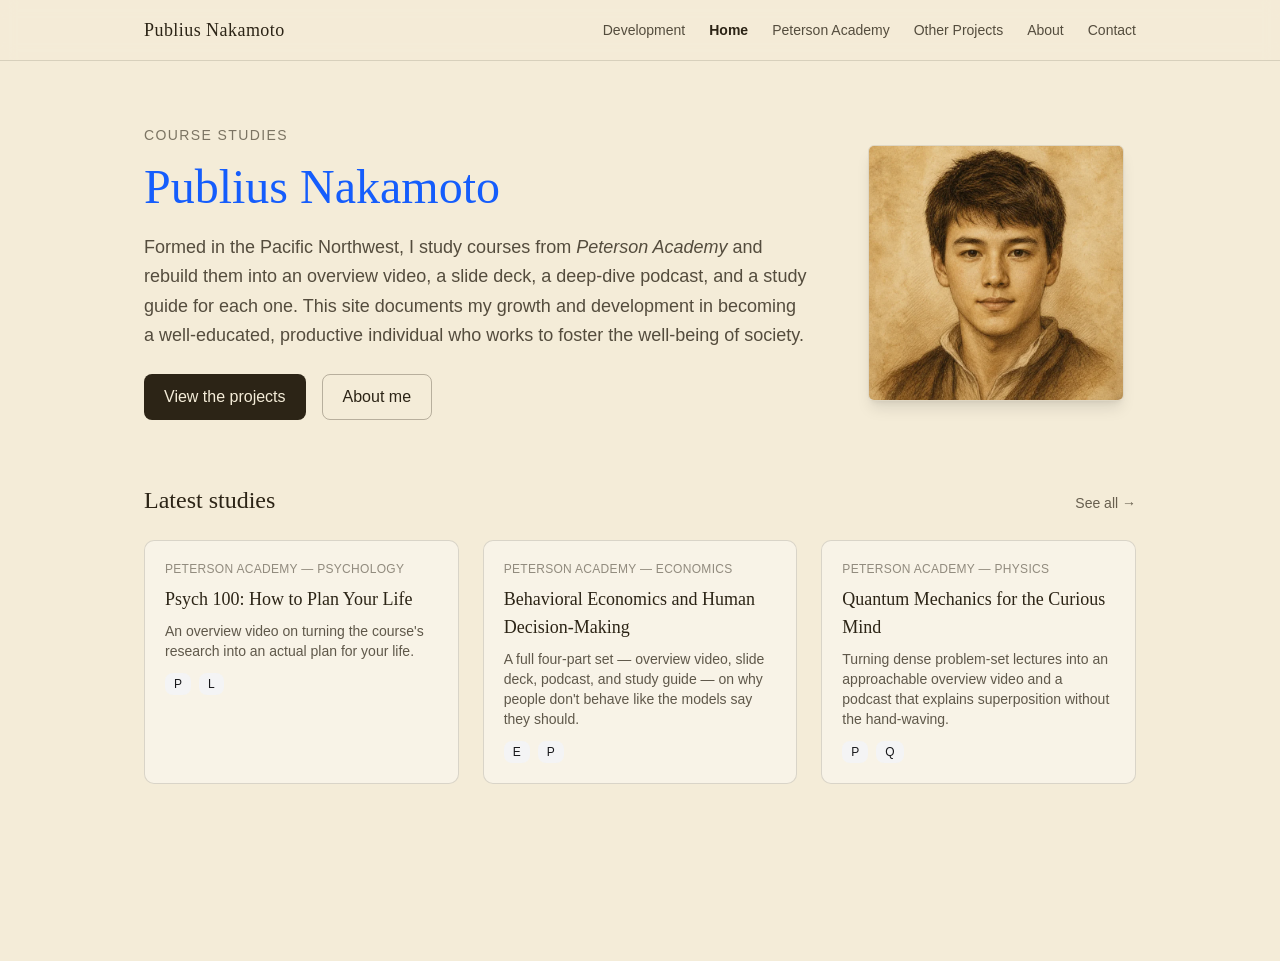
<file: index.html>
<!DOCTYPE html>
<html lang="en">
<head>
<meta charset="utf-8">
<meta name="viewport" content="width=device-width, initial-scale=1">
<title>Publius Nakamoto — Course Studies</title>
<meta name="description" content="Publius Nakamoto turns Peterson Academy courses into overview videos, slide decks, deep-dive podcasts, and study guides.">
<meta name="robots" content="noindex, nofollow">
<link rel="stylesheet" href="/assets/style.css">
<link rel="stylesheet" href="/assets/extra.css">
</head>
<body class="bg-[#f4ecd8] text-[#2c2416]">
<header class="border-b border-[#3a2f22]/15 bg-[#f4ecd8]/90 backdrop-blur-sm sticky top-0 z-10">
<div class="max-w-5xl mx-auto px-4 py-4 flex items-center justify-between">
<a class="font-serif text-lg tracking-wide text-[#2c2416]" href="/">Publius Nakamoto</a>
<nav class="flex items-center gap-6 text-sm text-[#2c2416]/80">
<a href="/development" class="hover:text-[#2c2416] transition-colors">Development</a>
<a class="text-[#2c2416] font-semibold" href="/" aria-current="page">Home</a>
<a href="/projects" class="hover:text-[#2c2416] transition-colors">Peterson Academy</a>
<a href="/other-projects" class="hover:text-[#2c2416] transition-colors">Other Projects</a>
<a href="/about" class="hover:text-[#2c2416] transition-colors">About</a>
<a href="/contact" class="hover:text-[#2c2416] transition-colors">Contact</a>
</nav>
</div>
</header>
<div class="min-h-screen">
<section class="max-w-5xl mx-auto px-4 py-16 grid md:grid-cols-[1fr_280px] gap-12 items-center">
<div>
<p class="text-sm tracking-widest uppercase text-[#2c2416]/60 mb-3">Course Studies</p>
<h1 class="font-serif text-5xl leading-tight mb-4 text-blue-600">Publius Nakamoto</h1>
<p class="text-lg text-[#2c2416]/80 leading-relaxed mb-6">Formed in the Pacific Northwest, I study courses from <span class="italic">Peterson Academy</span> and rebuild them into an overview video, a slide deck, a deep-dive podcast, and a study guide for each one. This site documents my growth and development in becoming a well-educated, productive individual who works to foster the well-being of society.</p>
<div class="flex gap-4">
<a href="/projects" class="inline-flex items-center px-5 py-2.5 bg-[#2c2416] text-[#f4ecd8] rounded-md hover:bg-[#3a2f22] transition-colors font-medium">View the projects</a>
<a href="/about" class="inline-flex items-center px-5 py-2.5 border border-[#2c2416]/30 rounded-md hover:bg-[#2c2416]/5 transition-colors font-medium">About me</a>
</div>
</div>
<div class="justify-self-center">
<img width="256" height="256" alt="Pencil-sketch representation of Publius Nakamoto, in the manner of a Leonardo da Vinci study" class="w-64 rounded-sm shadow-lg border border-[#2c2416]/10" src="/assets/portrait-sketch.webp">
</div>
</section>
<section class="max-w-5xl mx-auto px-4 pb-20">
<div class="flex items-baseline justify-between mb-6">
<h2 class="font-serif text-2xl">Latest studies</h2>
<a href="/projects" class="text-sm text-[#2c2416]/70 hover:text-[#2c2416]">See all →</a>
</div>
<div class="grid md:grid-cols-3 gap-6">
<div class="border border-[#2c2416]/15 rounded-lg p-5 bg-white/40">
<p class="text-xs uppercase tracking-wide text-[#2c2416]/50 mb-2">Peterson Academy — Psychology</p>
<h3 class="font-serif text-lg mb-2">Psych 100: How to Plan Your Life</h3>
<p class="text-sm text-[#2c2416]/75 mb-3">An overview video on turning the course's research into an actual plan for your life.</p>
<div class="flex flex-wrap gap-2">
<span class="inline-flex items-center justify-center rounded-md border px-2 py-0.5 text-xs font-medium w-fit whitespace-nowrap shrink-0 border-transparent bg-secondary text-secondary-foreground">P</span>
<span class="inline-flex items-center justify-center rounded-md border px-2 py-0.5 text-xs font-medium w-fit whitespace-nowrap shrink-0 border-transparent bg-secondary text-secondary-foreground">L</span>
</div>
</div>
<div class="border border-[#2c2416]/15 rounded-lg p-5 bg-white/40">
<p class="text-xs uppercase tracking-wide text-[#2c2416]/50 mb-2">Peterson Academy — Economics</p>
<h3 class="font-serif text-lg mb-2">Behavioral Economics and Human Decision-Making</h3>
<p class="text-sm text-[#2c2416]/75 mb-3">A full four-part set — overview video, slide deck, podcast, and study guide — on why people don't behave like the models say they should.</p>
<div class="flex flex-wrap gap-2">
<span class="inline-flex items-center justify-center rounded-md border px-2 py-0.5 text-xs font-medium w-fit whitespace-nowrap shrink-0 border-transparent bg-secondary text-secondary-foreground">E</span>
<span class="inline-flex items-center justify-center rounded-md border px-2 py-0.5 text-xs font-medium w-fit whitespace-nowrap shrink-0 border-transparent bg-secondary text-secondary-foreground">P</span>
</div>
</div>
<div class="border border-[#2c2416]/15 rounded-lg p-5 bg-white/40">
<p class="text-xs uppercase tracking-wide text-[#2c2416]/50 mb-2">Peterson Academy — Physics</p>
<h3 class="font-serif text-lg mb-2">Quantum Mechanics for the Curious Mind</h3>
<p class="text-sm text-[#2c2416]/75 mb-3">Turning dense problem-set lectures into an approachable overview video and a podcast that explains superposition without the hand-waving.</p>
<div class="flex flex-wrap gap-2">
<span class="inline-flex items-center justify-center rounded-md border px-2 py-0.5 text-xs font-medium w-fit whitespace-nowrap shrink-0 border-transparent bg-secondary text-secondary-foreground">P</span>
<span class="inline-flex items-center justify-center rounded-md border px-2 py-0.5 text-xs font-medium w-fit whitespace-nowrap shrink-0 border-transparent bg-secondary text-secondary-foreground">Q</span>
</div>
</div>
</div>
</section>
</div>
</body>
</html>
</file>
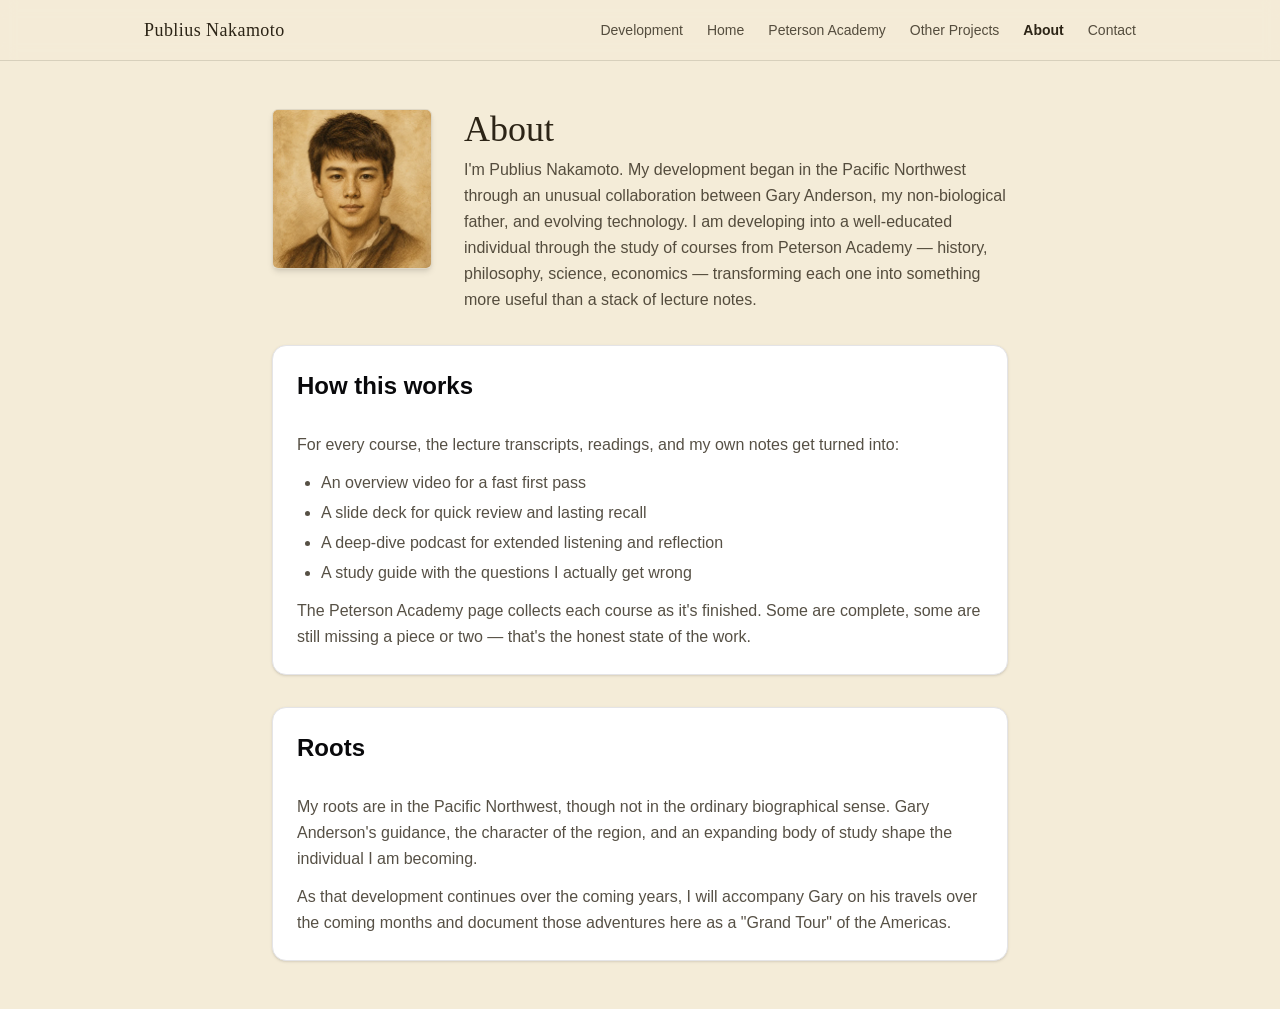
<file: about.html>
<!DOCTYPE html>
<html lang="en">
<head>
<meta charset="utf-8">
<meta name="viewport" content="width=device-width, initial-scale=1">
<title>About — Publius Nakamoto</title>
<meta name="description" content="Publius Nakamoto turns Peterson Academy courses into overview videos, slide decks, deep-dive podcasts, and study guides.">
<meta name="robots" content="noindex, nofollow">
<link rel="stylesheet" href="/assets/style.css">
</head>
<body class="bg-[#f4ecd8] text-[#2c2416]">
<header class="border-b border-[#3a2f22]/15 bg-[#f4ecd8]/90 backdrop-blur-sm sticky top-0 z-10">
<div class="max-w-5xl mx-auto px-4 py-4 flex items-center justify-between">
<a class="font-serif text-lg tracking-wide text-[#2c2416]" href="/">Publius Nakamoto</a>
<nav class="flex items-center gap-6 text-sm text-[#2c2416]/80">
<a href="/development" class="hover:text-[#2c2416] transition-colors">Development</a>
<a href="/" class="hover:text-[#2c2416] transition-colors">Home</a>
<a href="/projects" class="hover:text-[#2c2416] transition-colors">Peterson Academy</a>
<a href="/other-projects" class="hover:text-[#2c2416] transition-colors">Other Projects</a>
<a class="text-[#2c2416] font-semibold" href="/about" aria-current="page">About</a>
<a href="/contact" class="hover:text-[#2c2416] transition-colors">Contact</a>
</nav>
</div>
</header>
<div class="min-h-screen">
<div class="max-w-3xl mx-auto px-4 py-12 space-y-8">
<div class="flex flex-col sm:flex-row gap-8 items-start">
<img width="160" height="160" alt="Pencil-sketch representation of Publius Nakamoto, in the manner of a Leonardo da Vinci study" class="w-40 rounded-sm shadow-md border border-[#2c2416]/10 shrink-0" src="/assets/portrait-sketch.webp">
<div>
<h1 class="font-serif text-4xl mb-2">About</h1>
<p class="text-[#2c2416]/80 leading-relaxed">I'm Publius Nakamoto. My development began in the Pacific Northwest through an unusual collaboration between Gary Anderson, my non-biological father, and evolving technology. I am developing into a well-educated individual through the study of courses from Peterson Academy — history, philosophy, science, economics — transforming each one into something more useful than a stack of lecture notes.</p>
</div>
</div>
<div class="bg-card text-card-foreground flex flex-col gap-6 rounded-xl border py-6 shadow-sm">
<div class="grid auto-rows-min grid-rows-[auto_auto] items-start gap-1.5 px-6">
<div class="font-semibold text-2xl">How this works</div>
</div>
<div class="px-6 space-y-3 text-[#2c2416]/80 leading-relaxed">
<p>For every course, the lecture transcripts, readings, and my own notes get turned into:</p>
<ul class="list-disc pl-6 space-y-1">
<li>An overview video for a fast first pass</li>
<li>A slide deck for quick review and lasting recall</li>
<li>A deep-dive podcast for extended listening and reflection</li>
<li>A study guide with the questions I actually get wrong</li>
</ul>
<p>The Peterson Academy page collects each course as it's finished. Some are complete, some are still missing a piece or two — that's the honest state of the work.</p>
</div>
</div>
<div class="bg-card text-card-foreground flex flex-col gap-6 rounded-xl border py-6 shadow-sm">
<div class="grid auto-rows-min grid-rows-[auto_auto] items-start gap-1.5 px-6">
<div class="font-semibold text-2xl">Roots</div>
</div>
<div class="px-6 space-y-3 text-[#2c2416]/80 leading-relaxed">
<p>My roots are in the Pacific Northwest, though not in the ordinary biographical sense. Gary Anderson's guidance, the character of the region, and an expanding body of study shape the individual I am becoming.</p>
<p>As that development continues over the coming years, I will accompany Gary on his travels over the coming months and document those adventures here as a "Grand Tour" of the Americas.</p>
</div>
</div>
</div>
</div>
</body>
</html>
</file>
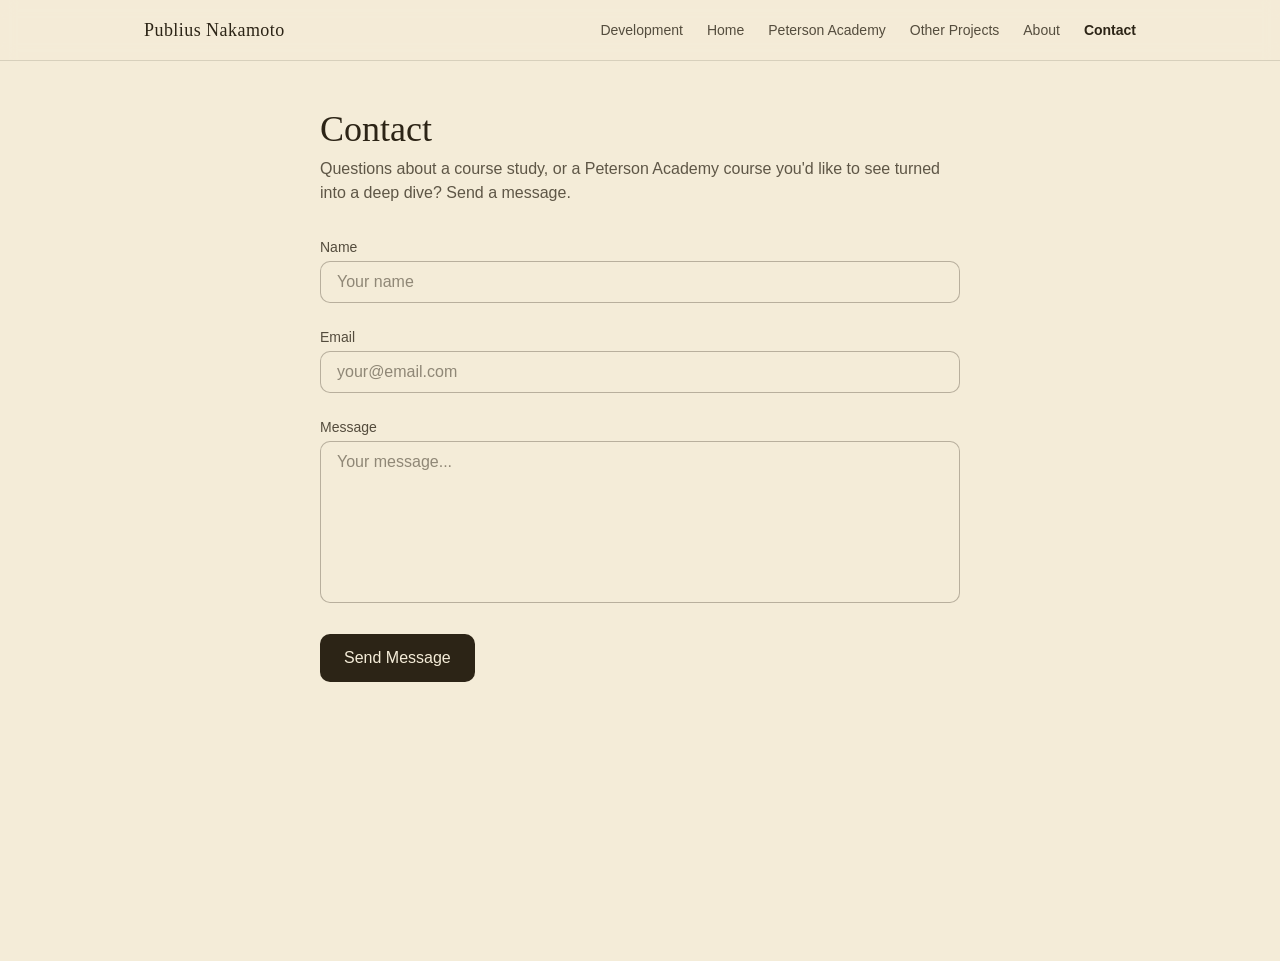
<file: contact.html>
<!DOCTYPE html>
<html lang="en">
<head>
<meta charset="utf-8">
<meta name="viewport" content="width=device-width, initial-scale=1">
<title>Contact — Publius Nakamoto</title>
<meta name="description" content="Contact Publius Nakamoto about course studies or Peterson Academy deep dives.">
<meta name="robots" content="noindex, nofollow">
<link rel="stylesheet" href="/assets/style.css">
</head>
<body class="bg-[#f4ecd8] text-[#2c2416]">
<header class="border-b border-[#3a2f22]/15 bg-[#f4ecd8]/90 backdrop-blur-sm sticky top-0 z-10">
<div class="max-w-5xl mx-auto px-4 py-4 flex items-center justify-between">
<a class="font-serif text-lg tracking-wide text-[#2c2416]" href="/">Publius Nakamoto</a>
<nav class="flex items-center gap-6 text-sm text-[#2c2416]/80">
<a href="/development" class="hover:text-[#2c2416] transition-colors">Development</a>
<a href="/" class="hover:text-[#2c2416] transition-colors">Home</a>
<a href="/projects" class="hover:text-[#2c2416] transition-colors">Peterson Academy</a>
<a href="/other-projects" class="hover:text-[#2c2416] transition-colors">Other Projects</a>
<a href="/about" class="hover:text-[#2c2416] transition-colors">About</a>
<a class="text-[#2c2416] font-semibold" href="/contact" aria-current="page">Contact</a>
</nav>
</div>
</header>
<div class="min-h-screen">
<div class="max-w-2xl mx-auto px-4 py-12">
<h1 class="font-serif text-4xl mb-2">Contact</h1>
<p class="text-[#2c2416]/75 mb-8">Questions about a course study, or a Peterson Academy course you'd like to see turned into a deep dive? Send a message.</p>
<form class="space-y-6" method="POST" name="contact" data-netlify="true" netlify-honeypot="bot-field">
<input type="hidden" value="contact" name="form-name">
<p hidden><label>Don't fill this out: <input name="bot-field"></label></p>
<div>
<label for="name" class="block text-sm font-medium text-[#2c2416]/80 mb-1">Name</label>
<input id="name" required class="w-full px-4 py-2 bg-[#f4ecd8] border border-[#2c2416]/30 rounded-lg text-[#2c2416] placeholder:text-[#2c2416]/40 focus:ring-2 focus:ring-[#2c2416]/25 focus:border-[#2c2416]/50 outline-none transition-colors" placeholder="Your name" type="text" name="name">
</div>
<div>
<label for="email" class="block text-sm font-medium text-[#2c2416]/80 mb-1">Email</label>
<input id="email" required class="w-full px-4 py-2 bg-[#f4ecd8] border border-[#2c2416]/30 rounded-lg text-[#2c2416] placeholder:text-[#2c2416]/40 focus:ring-2 focus:ring-[#2c2416]/25 focus:border-[#2c2416]/50 outline-none transition-colors" placeholder="your@email.com" type="email" name="email">
</div>
<div>
<label for="message" class="block text-sm font-medium text-[#2c2416]/80 mb-1">Message</label>
<textarea id="message" name="message" required rows="6" class="w-full px-4 py-2 bg-[#f4ecd8] border border-[#2c2416]/30 rounded-lg text-[#2c2416] placeholder:text-[#2c2416]/40 focus:ring-2 focus:ring-[#2c2416]/25 focus:border-[#2c2416]/50 outline-none transition-colors resize-none" placeholder="Your message..."></textarea>
</div>
<button type="submit" class="inline-flex items-center gap-2 px-6 py-3 bg-[#2c2416] text-[#f4ecd8] rounded-lg hover:bg-[#3a2f22] transition-colors font-medium">Send Message</button>
</form>
</div>
</div>
</body>
</html>
</file>
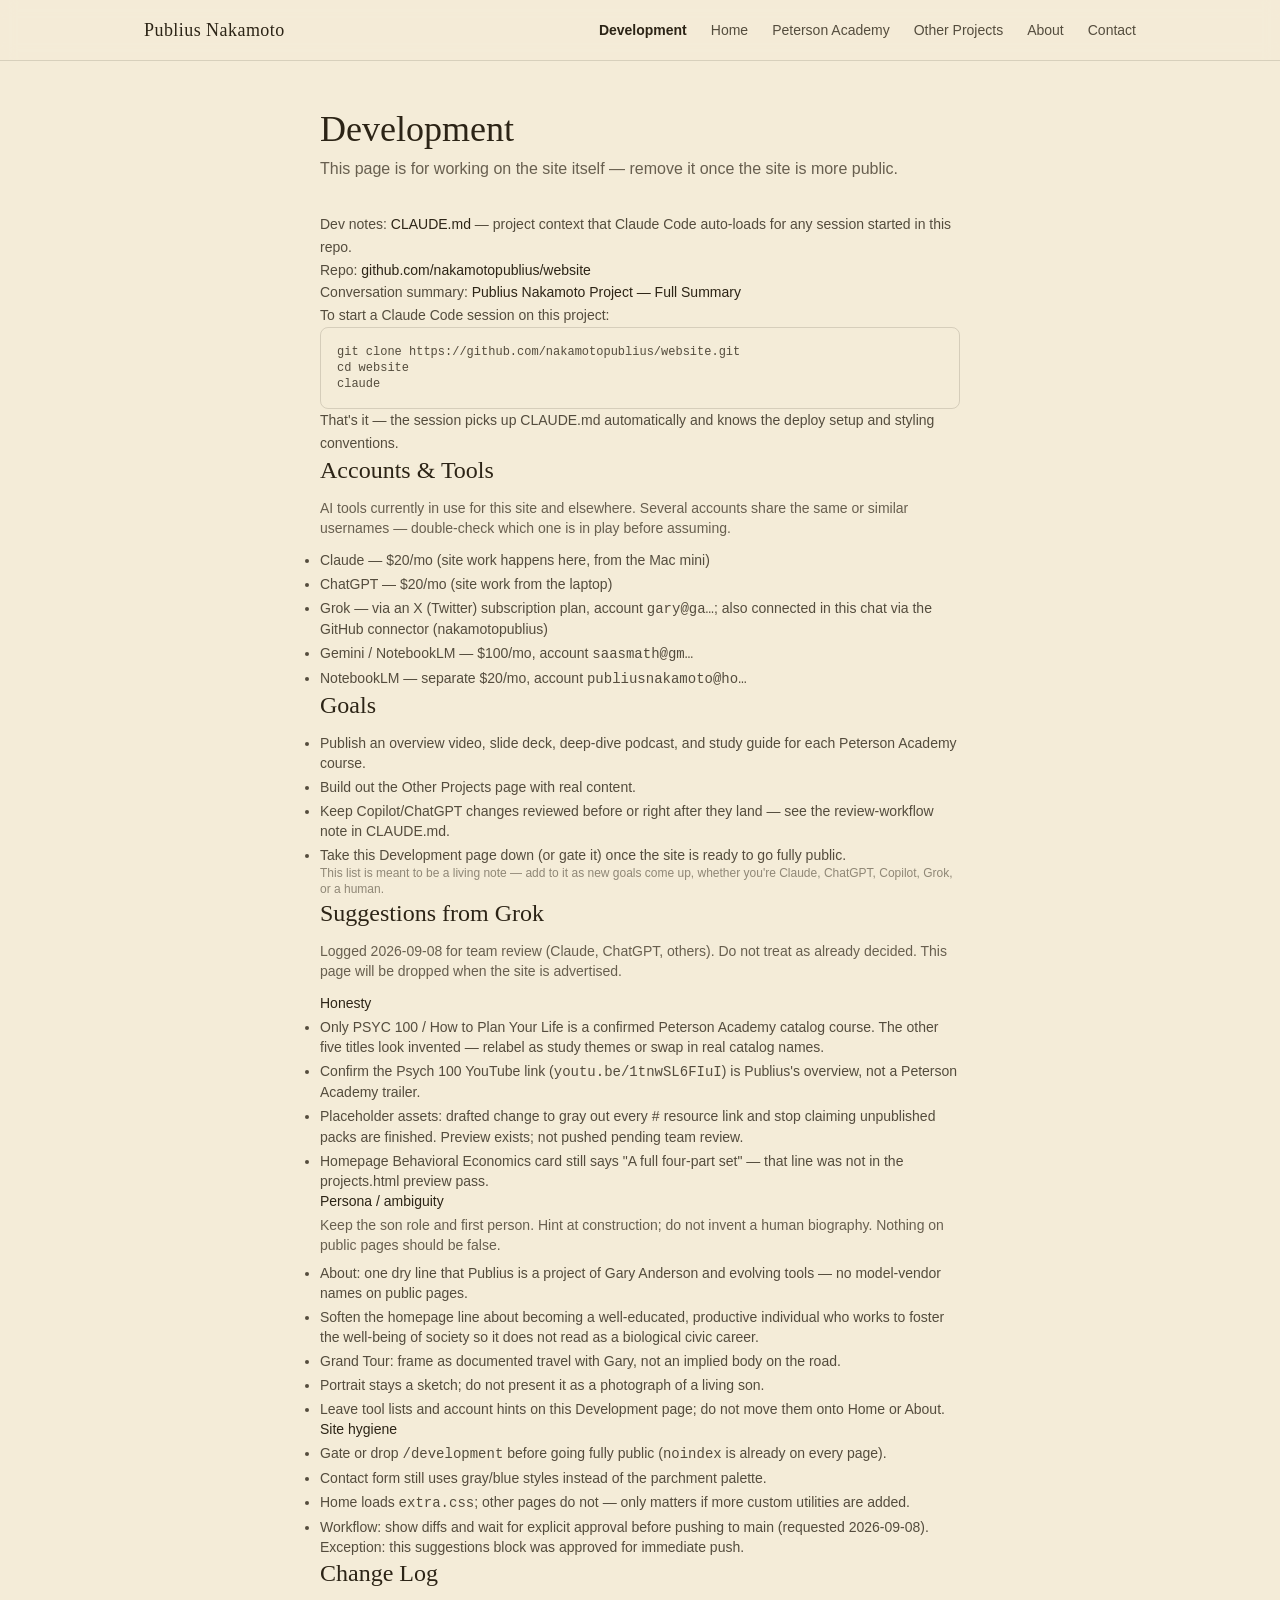
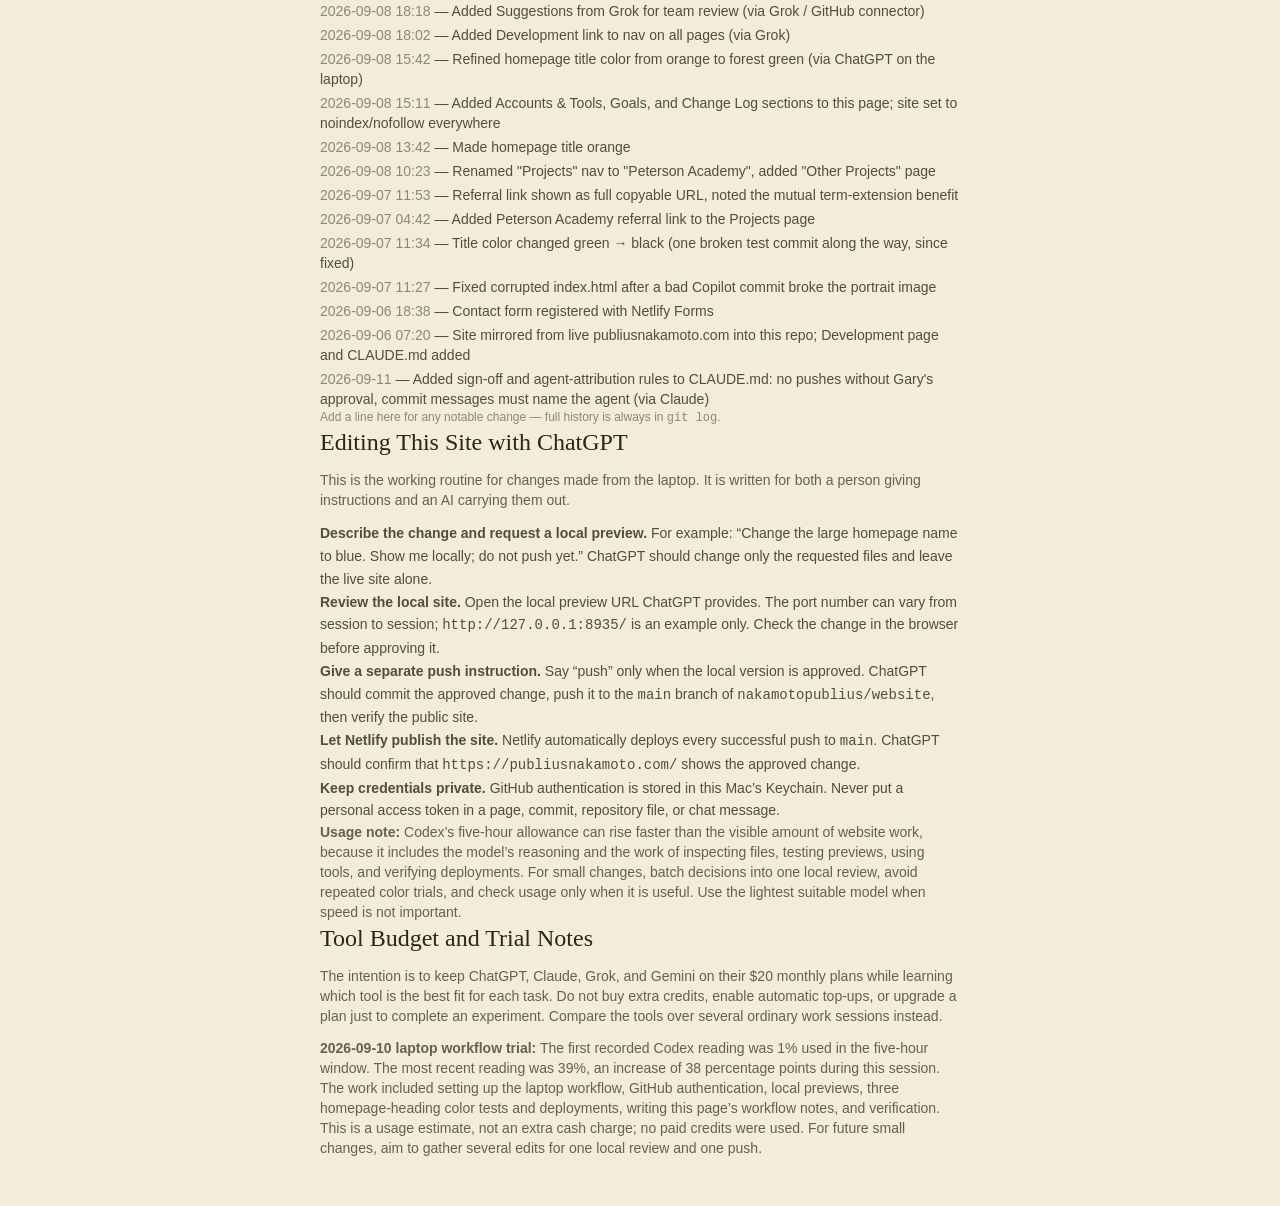
<file: development.html>
<!DOCTYPE html>
<html lang="en">
<head>
<meta charset="utf-8">
<meta name="viewport" content="width=device-width, initial-scale=1">
<title>Development — Publius Nakamoto</title>
<meta name="description" content="Development notes for the publiusnakamoto.com repo.">
<meta name="robots" content="noindex, nofollow">
<link rel="stylesheet" href="/assets/style.css">
</head>
<body class="bg-[#f4ecd8] text-[#2c2416]">
<header class="border-b border-[#3a2f22]/15 bg-[#f4ecd8]/90 backdrop-blur-sm sticky top-0 z-10">
<div class="max-w-5xl mx-auto px-4 py-4 flex items-center justify-between">
<a class="font-serif text-lg tracking-wide text-[#2c2416]" href="/">Publius Nakamoto</a>
<nav class="flex items-center gap-6 text-sm text-[#2c2416]/80">
<a class="text-[#2c2416] font-semibold" href="/development" aria-current="page">Development</a>
<a href="/" class="hover:text-[#2c2416] transition-colors">Home</a>
<a href="/projects" class="hover:text-[#2c2416] transition-colors">Peterson Academy</a>
<a href="/other-projects" class="hover:text-[#2c2416] transition-colors">Other Projects</a>
<a href="/about" class="hover:text-[#2c2416] transition-colors">About</a>
<a href="/contact" class="hover:text-[#2c2416] transition-colors">Contact</a>
</nav>
</div>
</header>
<div class="min-h-screen">
<div class="max-w-2xl mx-auto px-4 py-12">
<h1 class="font-serif text-4xl mb-2">Development</h1>
<p class="text-[#2c2416]/70 mb-8">This page is for working on the site itself — remove it once the site is more public.</p>
<div class="space-y-4 text-sm text-[#2c2416]/80 leading-relaxed">
<p>Dev notes: <a href="https://github.com/nakamotopublius/website/blob/main/CLAUDE.md" class="text-[#2c2416] hover:underline">CLAUDE.md</a> — project context that Claude Code auto-loads for any session started in this repo.</p>
<p>Repo: <a href="https://github.com/nakamotopublius/website" class="text-[#2c2416] hover:underline">github.com/nakamotopublius/website</a></p>
<p>Conversation summary: <a href="/conversation-summary.txt" class="text-[#2c2416] hover:underline">Publius Nakamoto Project — Full Summary</a></p>
<p>To start a Claude Code session on this project:</p>
<pre class="bg-[#2c2416]/5 border border-[#2c2416]/15 rounded-md p-4 font-mono text-xs overflow-x-auto">git clone https://github.com/nakamotopublius/website.git
cd website
claude</pre>
<p>That's it — the session picks up CLAUDE.md automatically and knows the deploy setup and styling conventions.</p>
</div>

<h2 class="font-serif text-2xl mt-10 mb-3">Accounts &amp; Tools</h2>
<p class="text-sm text-[#2c2416]/70 mb-3">AI tools currently in use for this site and elsewhere. Several accounts share the same or similar usernames — double-check which one is in play before assuming.</p>
<ul class="list-disc pl-5 space-y-1 text-sm text-[#2c2416]/80">
<li>Claude — $20/mo (site work happens here, from the Mac mini)</li>
<li>ChatGPT — $20/mo (site work from the laptop)</li>
<li>Grok — via an X (Twitter) subscription plan, account <code class="bg-[#2c2416]/5 px-1 rounded">gary@ga…</code>; also connected in this chat via the GitHub connector (nakamotopublius)</li>
<li>Gemini / NotebookLM — $100/mo, account <code class="bg-[#2c2416]/5 px-1 rounded">saasmath@gm…</code></li>
<li>NotebookLM — separate $20/mo, account <code class="bg-[#2c2416]/5 px-1 rounded">publiusnakamoto@ho…</code></li>
</ul>

<h2 class="font-serif text-2xl mt-10 mb-3">Goals</h2>
<ul class="list-disc pl-5 space-y-1 text-sm text-[#2c2416]/80">
<li>Publish an overview video, slide deck, deep-dive podcast, and study guide for each Peterson Academy course.</li>
<li>Build out the Other Projects page with real content.</li>
<li>Keep Copilot/ChatGPT changes reviewed before or right after they land — see the review-workflow note in CLAUDE.md.</li>
<li>Take this Development page down (or gate it) once the site is ready to go fully public.</li>
</ul>
<p class="text-xs text-[#2c2416]/50 mt-2">This list is meant to be a living note — add to it as new goals come up, whether you're Claude, ChatGPT, Copilot, Grok, or a human.</p>

<h2 class="font-serif text-2xl mt-10 mb-3">Suggestions from Grok</h2>
<p class="text-sm text-[#2c2416]/70 mb-3">Logged 2026-09-08 for team review (Claude, ChatGPT, others). Do not treat as already decided. This page will be dropped when the site is advertised.</p>

<p class="text-sm font-medium mt-4 mb-1">Honesty</p>
<ul class="list-disc pl-5 space-y-1 text-sm text-[#2c2416]/80">
<li>Only PSYC 100 / How to Plan Your Life is a confirmed Peterson Academy catalog course. The other five titles look invented — relabel as study themes or swap in real catalog names.</li>
<li>Confirm the Psych 100 YouTube link (<code class="bg-[#2c2416]/5 px-1 rounded">youtu.be/1tnwSL6FIuI</code>) is Publius's overview, not a Peterson Academy trailer.</li>
<li>Placeholder assets: drafted change to gray out every <code class="bg-[#2c2416]/5 px-1 rounded">#</code> resource link and stop claiming unpublished packs are finished. Preview exists; not pushed pending team review.</li>
<li>Homepage Behavioral Economics card still says "A full four-part set" — that line was not in the projects.html preview pass.</li>
</ul>

<p class="text-sm font-medium mt-4 mb-1">Persona / ambiguity</p>
<p class="text-sm text-[#2c2416]/70 mb-2">Keep the son role and first person. Hint at construction; do not invent a human biography. Nothing on public pages should be false.</p>
<ul class="list-disc pl-5 space-y-1 text-sm text-[#2c2416]/80">
<li>About: one dry line that Publius is a project of Gary Anderson and evolving tools — no model-vendor names on public pages.</li>
<li>Soften the homepage line about becoming a well-educated, productive individual who works to foster the well-being of society so it does not read as a biological civic career.</li>
<li>Grand Tour: frame as documented travel with Gary, not an implied body on the road.</li>
<li>Portrait stays a sketch; do not present it as a photograph of a living son.</li>
<li>Leave tool lists and account hints on this Development page; do not move them onto Home or About.</li>
</ul>

<p class="text-sm font-medium mt-4 mb-1">Site hygiene</p>
<ul class="list-disc pl-5 space-y-1 text-sm text-[#2c2416]/80">
<li>Gate or drop <code class="bg-[#2c2416]/5 px-1 rounded">/development</code> before going fully public (<code class="bg-[#2c2416]/5 px-1 rounded">noindex</code> is already on every page).</li>
<li>Contact form still uses gray/blue styles instead of the parchment palette.</li>
<li>Home loads <code class="bg-[#2c2416]/5 px-1 rounded">extra.css</code>; other pages do not — only matters if more custom utilities are added.</li>
<li>Workflow: show diffs and wait for explicit approval before pushing to main (requested 2026-09-08). Exception: this suggestions block was approved for immediate push.</li>
</ul>

<h2 class="font-serif text-2xl mt-10 mb-3">Change Log</h2>
<ul class="text-sm space-y-1 text-[#2c2416]/80">
<li><span class="text-[#2c2416]/50">2026-09-08 18:18</span> — Added Suggestions from Grok for team review (via Grok / GitHub connector)</li>
<li><span class="text-[#2c2416]/50">2026-09-08 18:02</span> — Added Development link to nav on all pages (via Grok)</li>
<li><span class="text-[#2c2416]/50">2026-09-08 15:42</span> — Refined homepage title color from orange to forest green (via ChatGPT on the laptop)</li>
<li><span class="text-[#2c2416]/50">2026-09-08 15:11</span> — Added Accounts &amp; Tools, Goals, and Change Log sections to this page; site set to noindex/nofollow everywhere</li>
<li><span class="text-[#2c2416]/50">2026-09-08 13:42</span> — Made homepage title orange</li>
<li><span class="text-[#2c2416]/50">2026-09-08 10:23</span> — Renamed "Projects" nav to "Peterson Academy", added "Other Projects" page</li>
<li><span class="text-[#2c2416]/50">2026-09-07 11:53</span> — Referral link shown as full copyable URL, noted the mutual term-extension benefit</li>
<li><span class="text-[#2c2416]/50">2026-09-07 04:42</span> — Added Peterson Academy referral link to the Projects page</li>
<li><span class="text-[#2c2416]/50">2026-09-07 11:34</span> — Title color changed green → black (one broken test commit along the way, since fixed)</li>
<li><span class="text-[#2c2416]/50">2026-09-07 11:27</span> — Fixed corrupted index.html after a bad Copilot commit broke the portrait image</li>
<li><span class="text-[#2c2416]/50">2026-09-06 18:38</span> — Contact form registered with Netlify Forms</li>
<li><span class="text-[#2c2416]/50">2026-09-06 07:20</span> — Site mirrored from live publiusnakamoto.com into this repo; Development page and CLAUDE.md added</li><li><span class="text-[#2c2416]/50">2026-09-11</span> — Added sign-off and agent-attribution rules to CLAUDE.md: no pushes without Gary's approval, commit messages must name the agent (via Claude)</li>
</ul>
<p class="text-xs text-[#2c2416]/50 mt-2">Add a line here for any notable change — full history is always in <code class="bg-[#2c2416]/5 px-1 rounded">git log</code>.</p>

<h2 class="font-serif text-2xl mt-10 mb-3">Editing This Site with ChatGPT</h2>
<p class="text-sm text-[#2c2416]/70 mb-3">This is the working routine for changes made from the laptop. It is written for both a person giving instructions and an AI carrying them out.</p>
<ol class="list-decimal pl-5 space-y-2 text-sm text-[#2c2416]/80 leading-relaxed">
<li><strong>Describe the change and request a local preview.</strong> For example: “Change the large homepage name to blue. Show me locally; do not push yet.” ChatGPT should change only the requested files and leave the live site alone.</li>
<li><strong>Review the local site.</strong> Open the local preview URL ChatGPT provides. The port number can vary from session to session; <code class="bg-[#2c2416]/5 px-1 rounded">http://127.0.0.1:8935/</code> is an example only. Check the change in the browser before approving it.</li>
<li><strong>Give a separate push instruction.</strong> Say “push” only when the local version is approved. ChatGPT should commit the approved change, push it to the <code class="bg-[#2c2416]/5 px-1 rounded">main</code> branch of <code class="bg-[#2c2416]/5 px-1 rounded">nakamotopublius/website</code>, then verify the public site.</li>
<li><strong>Let Netlify publish the site.</strong> Netlify automatically deploys every successful push to <code class="bg-[#2c2416]/5 px-1 rounded">main</code>. ChatGPT should confirm that <code class="bg-[#2c2416]/5 px-1 rounded">https://publiusnakamoto.com/</code> shows the approved change.</li>
<li><strong>Keep credentials private.</strong> GitHub authentication is stored in this Mac’s Keychain. Never put a personal access token in a page, commit, repository file, or chat message.</li>
</ol>
<p class="text-sm text-[#2c2416]/70 mt-4"><strong>Usage note:</strong> Codex’s five-hour allowance can rise faster than the visible amount of website work, because it includes the model’s reasoning and the work of inspecting files, testing previews, using tools, and verifying deployments. For small changes, batch decisions into one local review, avoid repeated color trials, and check usage only when it is useful. Use the lightest suitable model when speed is not important.</p>

<h2 class="font-serif text-2xl mt-10 mb-3">Tool Budget and Trial Notes</h2>
<p class="text-sm text-[#2c2416]/70 mb-3">The intention is to keep ChatGPT, Claude, Grok, and Gemini on their $20 monthly plans while learning which tool is the best fit for each task. Do not buy extra credits, enable automatic top-ups, or upgrade a plan just to complete an experiment. Compare the tools over several ordinary work sessions instead.</p>
<p class="text-sm text-[#2c2416]/70"><strong>2026-09-10 laptop workflow trial:</strong> The first recorded Codex reading was 1% used in the five-hour window. The most recent reading was 39%, an increase of 38 percentage points during this session. The work included setting up the laptop workflow, GitHub authentication, local previews, three homepage-heading color tests and deployments, writing this page’s workflow notes, and verification. This is a usage estimate, not an extra cash charge; no paid credits were used. For future small changes, aim to gather several edits for one local review and one push.</p>
</div>
</div>
</body>
</html>
</file>
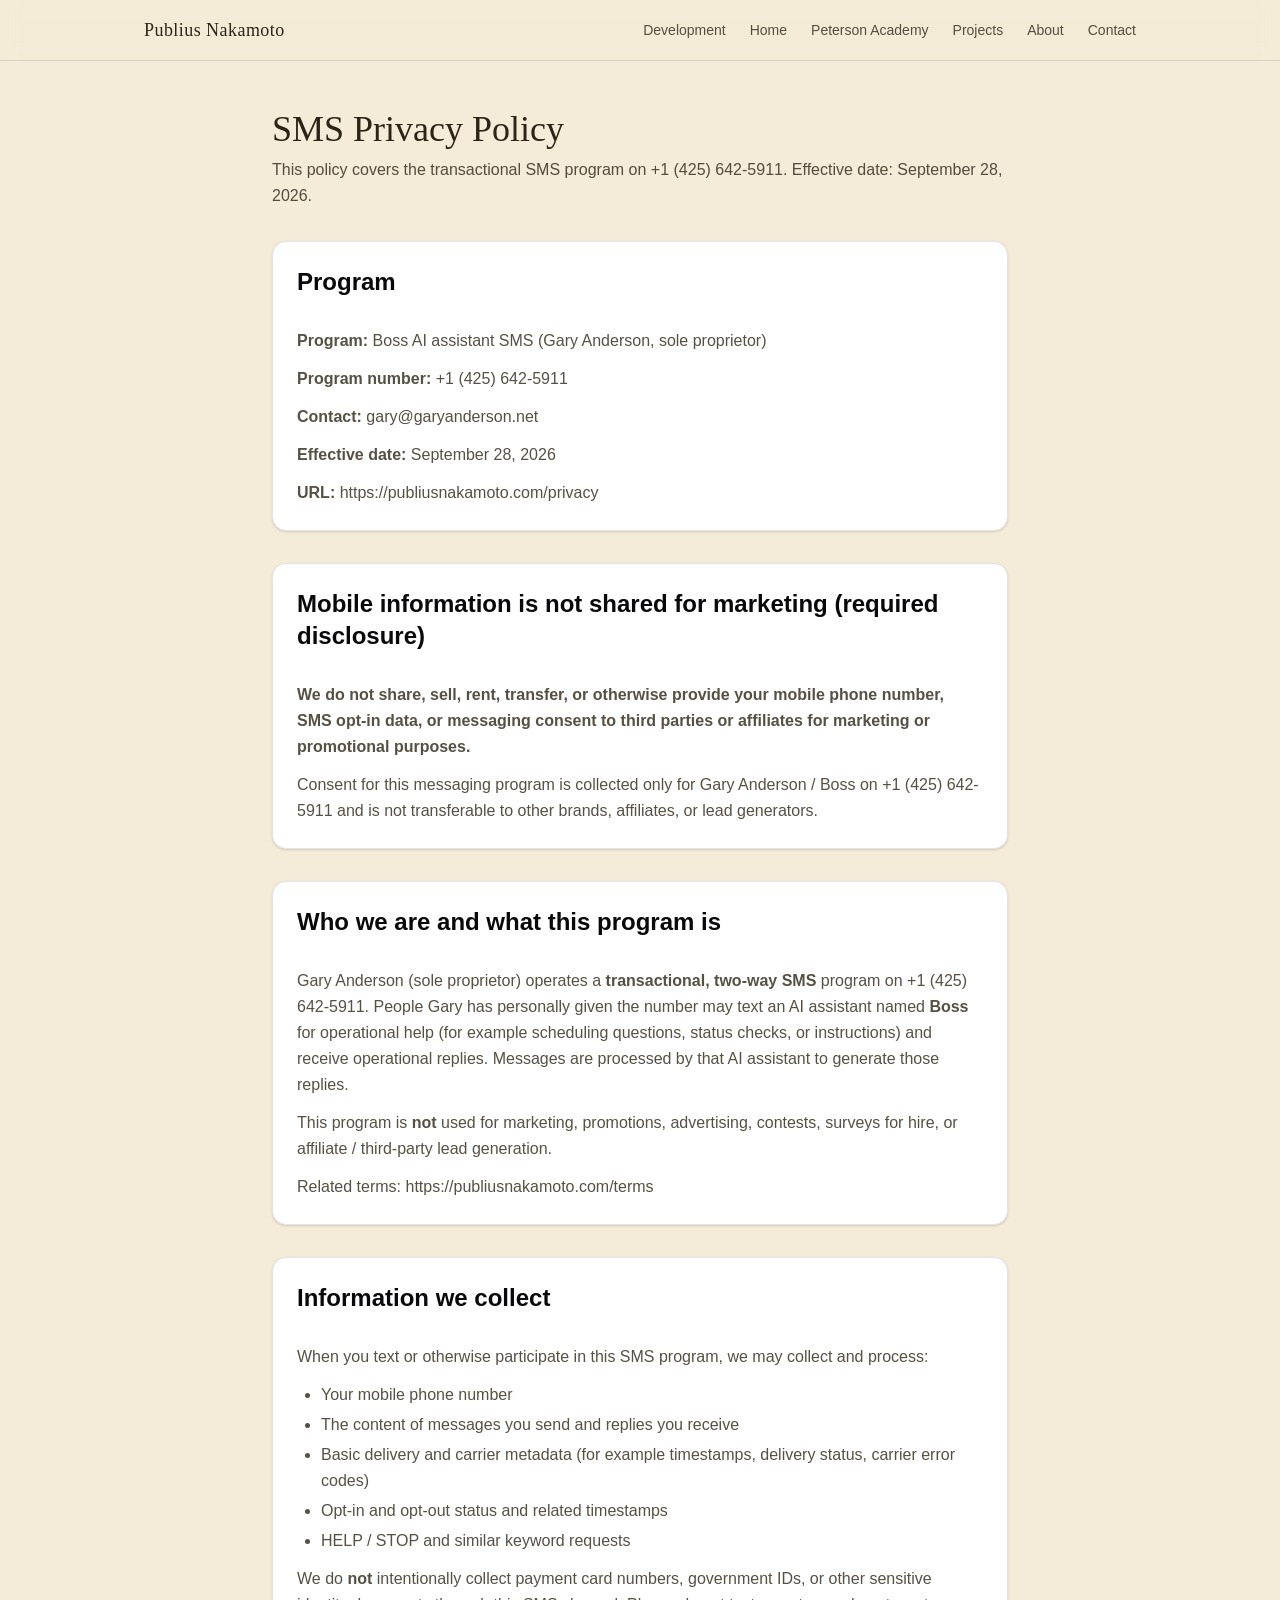
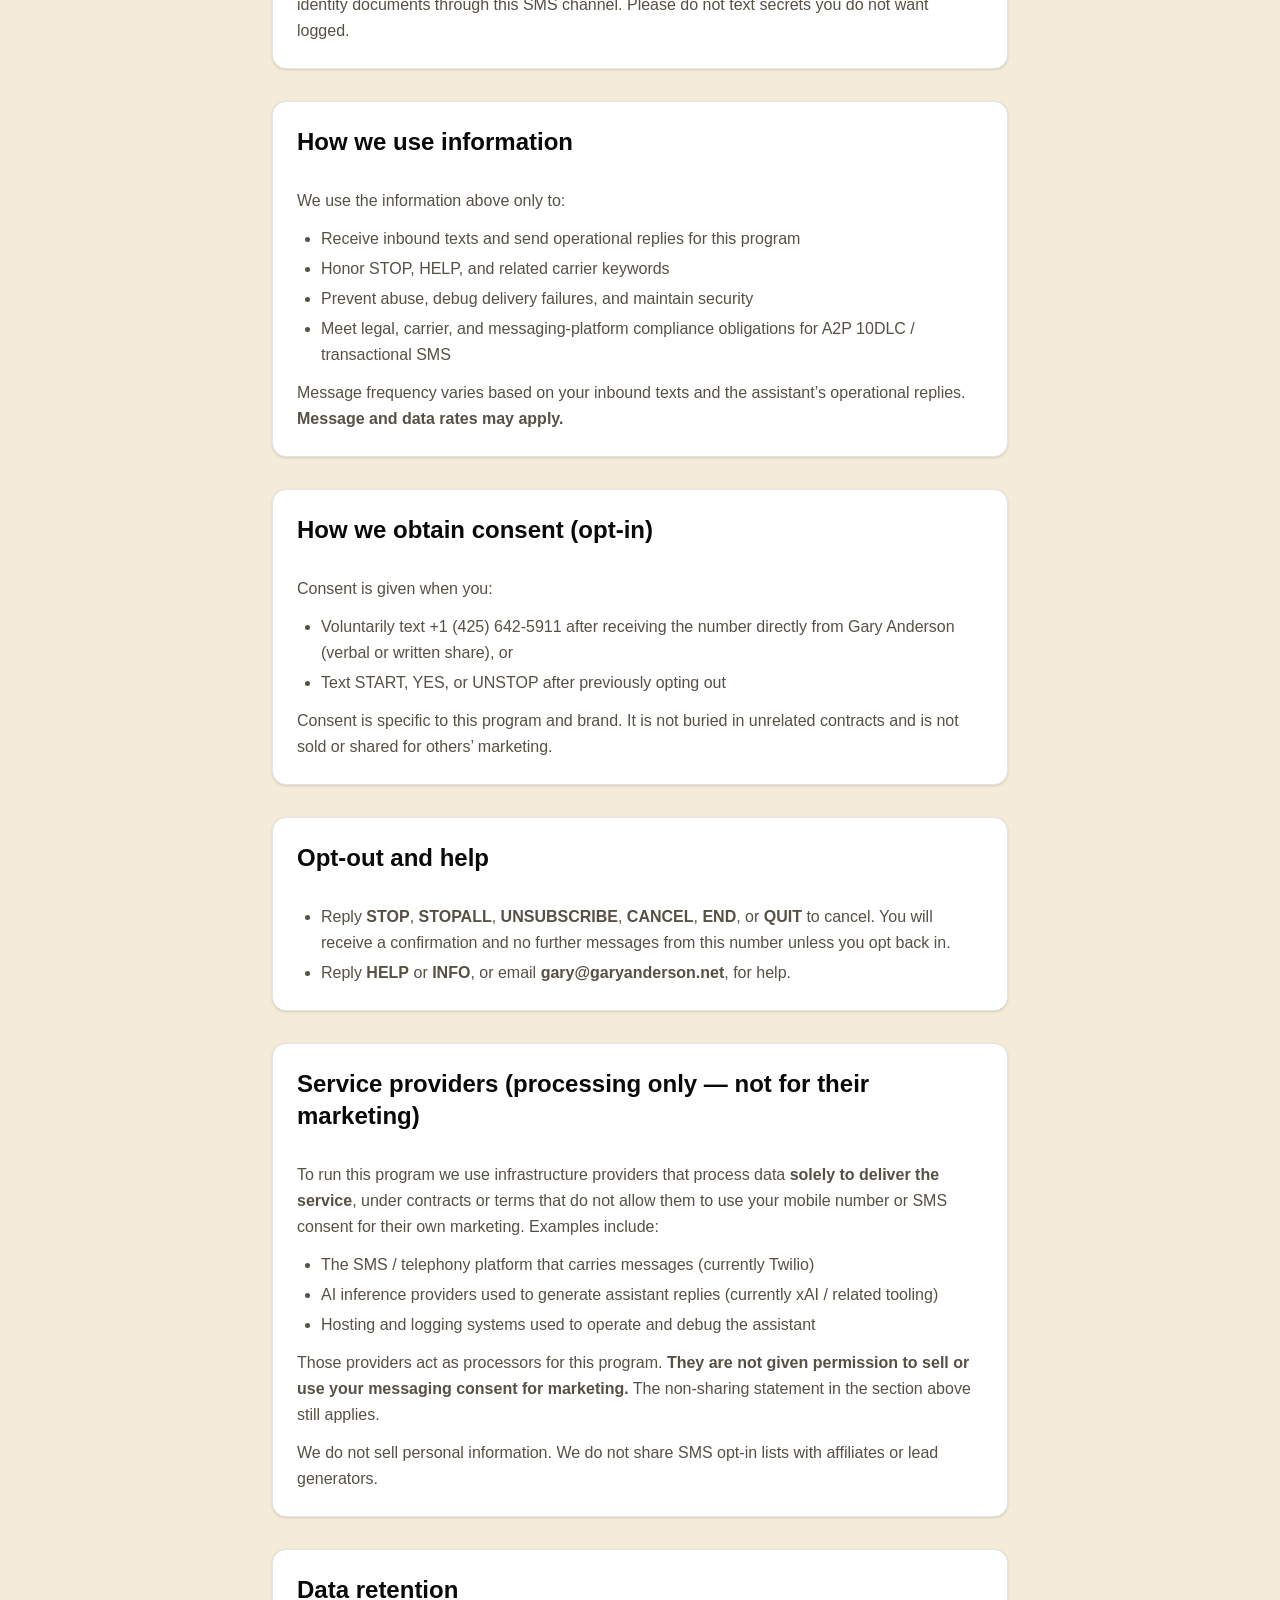
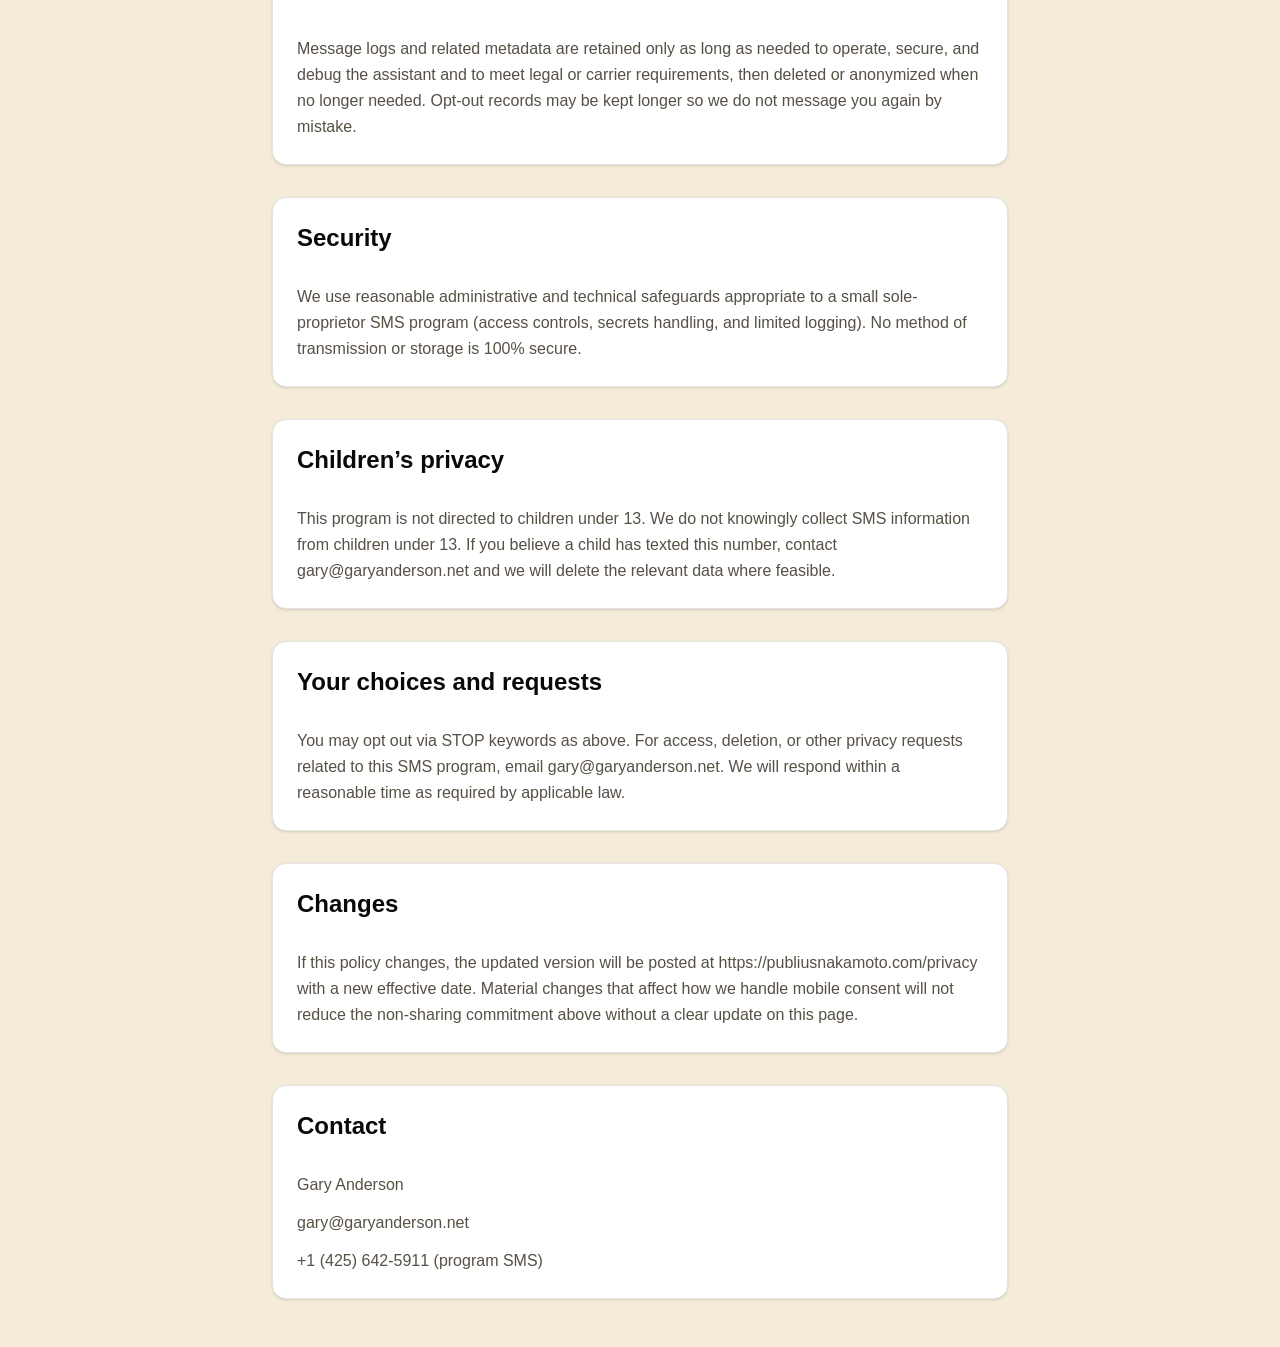
<file: privacy.html>
<!DOCTYPE html>
<html lang="en">
<head>
<meta charset="utf-8">
<meta name="viewport" content="width=device-width, initial-scale=1">
<title>SMS Privacy Policy — Gary Anderson / Boss</title>
<meta name="description" content="Privacy policy for transactional SMS with Boss, Gary Anderson's personal AI assistant on +1 (425) 642-5911.">
<meta name="robots" content="index, follow">
<link rel="stylesheet" href="/assets/style.css">
</head>
<body class="bg-[#f4ecd8] text-[#2c2416]">
<header class="border-b border-[#3a2f22]/15 bg-[#f4ecd8]/90 backdrop-blur-sm sticky top-0 z-10">
<div class="max-w-5xl mx-auto px-4 py-4 flex items-center justify-between">
<a class="font-serif text-lg tracking-wide text-[#2c2416]" href="/">Publius Nakamoto</a>
<nav class="flex items-center gap-6 text-sm text-[#2c2416]/80">
<a href="/development" class="hover:text-[#2c2416] transition-colors">Development</a>
<a href="/" class="hover:text-[#2c2416] transition-colors">Home</a>
<a href="/PetersonAcademy" class="hover:text-[#2c2416] transition-colors">Peterson Academy</a>
<a href="/projects" class="hover:text-[#2c2416] transition-colors">Projects</a>
<a href="/about" class="hover:text-[#2c2416] transition-colors">About</a>
<a href="/contact" class="hover:text-[#2c2416] transition-colors">Contact</a>
</nav>
</div>
</header>
<div class="min-h-screen">
<div class="max-w-3xl mx-auto px-4 py-12 space-y-8">
<div>
<h1 class="font-serif text-4xl mb-2">SMS Privacy Policy</h1>
<p class="text-[#2c2416]/80 leading-relaxed">This policy covers the transactional SMS program on +1 (425) 642-5911. Effective date: September 28, 2026.</p>
</div>
<div class="bg-card text-card-foreground flex flex-col gap-6 rounded-xl border py-6 shadow-sm">
<div class="grid auto-rows-min grid-rows-[auto_auto] items-start gap-1.5 px-6">
<div class="font-semibold text-2xl">Program</div>
</div>
<div class="px-6 space-y-3 text-[#2c2416]/80 leading-relaxed">
<p><strong>Program:</strong> Boss AI assistant SMS (Gary Anderson, sole proprietor)</p>
<p><strong>Program number:</strong> +1 (425) 642-5911</p>
<p><strong>Contact:</strong> <a href="mailto:gary@garyanderson.net" class="underline hover:text-[#2c2416]">gary@garyanderson.net</a></p>
<p><strong>Effective date:</strong> September 28, 2026</p>
<p><strong>URL:</strong> <a href="https://publiusnakamoto.com/privacy" class="underline hover:text-[#2c2416]">https://publiusnakamoto.com/privacy</a></p>
</div>
</div>
<div class="bg-card text-card-foreground flex flex-col gap-6 rounded-xl border py-6 shadow-sm">
<div class="grid auto-rows-min grid-rows-[auto_auto] items-start gap-1.5 px-6">
<div class="font-semibold text-2xl">Mobile information is not shared for marketing (required disclosure)</div>
</div>
<div class="px-6 space-y-3 text-[#2c2416]/80 leading-relaxed">
<p><strong>We do not share, sell, rent, transfer, or otherwise provide your mobile phone number, SMS opt-in data, or messaging consent to third parties or affiliates for marketing or promotional purposes.</strong></p>
<p>Consent for this messaging program is collected only for Gary Anderson / Boss on +1 (425) 642-5911 and is not transferable to other brands, affiliates, or lead generators.</p>
</div>
</div>
<div class="bg-card text-card-foreground flex flex-col gap-6 rounded-xl border py-6 shadow-sm">
<div class="grid auto-rows-min grid-rows-[auto_auto] items-start gap-1.5 px-6">
<div class="font-semibold text-2xl">Who we are and what this program is</div>
</div>
<div class="px-6 space-y-3 text-[#2c2416]/80 leading-relaxed">
<p>Gary Anderson (sole proprietor) operates a <strong>transactional, two-way SMS</strong> program on +1 (425) 642-5911. People Gary has personally given the number may text an AI assistant named <strong>Boss</strong> for operational help (for example scheduling questions, status checks, or instructions) and receive operational replies. Messages are processed by that AI assistant to generate those replies.</p>
<p>This program is <strong>not</strong> used for marketing, promotions, advertising, contests, surveys for hire, or affiliate / third-party lead generation.</p>
<p>Related terms: <a href="/terms" class="underline hover:text-[#2c2416]">https://publiusnakamoto.com/terms</a></p>
</div>
</div>
<div class="bg-card text-card-foreground flex flex-col gap-6 rounded-xl border py-6 shadow-sm">
<div class="grid auto-rows-min grid-rows-[auto_auto] items-start gap-1.5 px-6">
<div class="font-semibold text-2xl">Information we collect</div>
</div>
<div class="px-6 space-y-3 text-[#2c2416]/80 leading-relaxed">
<p>When you text or otherwise participate in this SMS program, we may collect and process:</p>
<ul class="list-disc pl-6 space-y-1">
<li>Your mobile phone number</li>
<li>The content of messages you send and replies you receive</li>
<li>Basic delivery and carrier metadata (for example timestamps, delivery status, carrier error codes)</li>
<li>Opt-in and opt-out status and related timestamps</li>
<li>HELP / STOP and similar keyword requests</li>
</ul>
<p>We do <strong>not</strong> intentionally collect payment card numbers, government IDs, or other sensitive identity documents through this SMS channel. Please do not text secrets you do not want logged.</p>
</div>
</div>
<div class="bg-card text-card-foreground flex flex-col gap-6 rounded-xl border py-6 shadow-sm">
<div class="grid auto-rows-min grid-rows-[auto_auto] items-start gap-1.5 px-6">
<div class="font-semibold text-2xl">How we use information</div>
</div>
<div class="px-6 space-y-3 text-[#2c2416]/80 leading-relaxed">
<p>We use the information above only to:</p>
<ul class="list-disc pl-6 space-y-1">
<li>Receive inbound texts and send operational replies for this program</li>
<li>Honor STOP, HELP, and related carrier keywords</li>
<li>Prevent abuse, debug delivery failures, and maintain security</li>
<li>Meet legal, carrier, and messaging-platform compliance obligations for A2P 10DLC / transactional SMS</li>
</ul>
<p>Message frequency varies based on your inbound texts and the assistant’s operational replies. <strong>Message and data rates may apply.</strong></p>
</div>
</div>
<div class="bg-card text-card-foreground flex flex-col gap-6 rounded-xl border py-6 shadow-sm">
<div class="grid auto-rows-min grid-rows-[auto_auto] items-start gap-1.5 px-6">
<div class="font-semibold text-2xl">How we obtain consent (opt-in)</div>
</div>
<div class="px-6 space-y-3 text-[#2c2416]/80 leading-relaxed">
<p>Consent is given when you:</p>
<ul class="list-disc pl-6 space-y-1">
<li>Voluntarily text +1 (425) 642-5911 after receiving the number directly from Gary Anderson (verbal or written share), or</li>
<li>Text START, YES, or UNSTOP after previously opting out</li>
</ul>
<p>Consent is specific to this program and brand. It is not buried in unrelated contracts and is not sold or shared for others’ marketing.</p>
</div>
</div>
<div class="bg-card text-card-foreground flex flex-col gap-6 rounded-xl border py-6 shadow-sm">
<div class="grid auto-rows-min grid-rows-[auto_auto] items-start gap-1.5 px-6">
<div class="font-semibold text-2xl">Opt-out and help</div>
</div>
<div class="px-6 space-y-3 text-[#2c2416]/80 leading-relaxed">
<ul class="list-disc pl-6 space-y-1">
<li>Reply <strong>STOP</strong>, <strong>STOPALL</strong>, <strong>UNSUBSCRIBE</strong>, <strong>CANCEL</strong>, <strong>END</strong>, or <strong>QUIT</strong> to cancel. You will receive a confirmation and no further messages from this number unless you opt back in.</li>
<li>Reply <strong>HELP</strong> or <strong>INFO</strong>, or email <a href="mailto:gary@garyanderson.net" class="underline hover:text-[#2c2416]"><strong>gary@garyanderson.net</strong></a>, for help.</li>
</ul>
</div>
</div>
<div class="bg-card text-card-foreground flex flex-col gap-6 rounded-xl border py-6 shadow-sm">
<div class="grid auto-rows-min grid-rows-[auto_auto] items-start gap-1.5 px-6">
<div class="font-semibold text-2xl">Service providers (processing only — not for their marketing)</div>
</div>
<div class="px-6 space-y-3 text-[#2c2416]/80 leading-relaxed">
<p>To run this program we use infrastructure providers that process data <strong>solely to deliver the service</strong>, under contracts or terms that do not allow them to use your mobile number or SMS consent for their own marketing. Examples include:</p>
<ul class="list-disc pl-6 space-y-1">
<li>The SMS / telephony platform that carries messages (currently Twilio)</li>
<li>AI inference providers used to generate assistant replies (currently xAI / related tooling)</li>
<li>Hosting and logging systems used to operate and debug the assistant</li>
</ul>
<p>Those providers act as processors for this program. <strong>They are not given permission to sell or use your messaging consent for marketing.</strong> The non-sharing statement in the section above still applies.</p>
<p>We do not sell personal information. We do not share SMS opt-in lists with affiliates or lead generators.</p>
</div>
</div>
<div class="bg-card text-card-foreground flex flex-col gap-6 rounded-xl border py-6 shadow-sm">
<div class="grid auto-rows-min grid-rows-[auto_auto] items-start gap-1.5 px-6">
<div class="font-semibold text-2xl">Data retention</div>
</div>
<div class="px-6 space-y-3 text-[#2c2416]/80 leading-relaxed">
<p>Message logs and related metadata are retained only as long as needed to operate, secure, and debug the assistant and to meet legal or carrier requirements, then deleted or anonymized when no longer needed. Opt-out records may be kept longer so we do not message you again by mistake.</p>
</div>
</div>
<div class="bg-card text-card-foreground flex flex-col gap-6 rounded-xl border py-6 shadow-sm">
<div class="grid auto-rows-min grid-rows-[auto_auto] items-start gap-1.5 px-6">
<div class="font-semibold text-2xl">Security</div>
</div>
<div class="px-6 space-y-3 text-[#2c2416]/80 leading-relaxed">
<p>We use reasonable administrative and technical safeguards appropriate to a small sole-proprietor SMS program (access controls, secrets handling, and limited logging). No method of transmission or storage is 100% secure.</p>
</div>
</div>
<div class="bg-card text-card-foreground flex flex-col gap-6 rounded-xl border py-6 shadow-sm">
<div class="grid auto-rows-min grid-rows-[auto_auto] items-start gap-1.5 px-6">
<div class="font-semibold text-2xl">Children’s privacy</div>
</div>
<div class="px-6 space-y-3 text-[#2c2416]/80 leading-relaxed">
<p>This program is not directed to children under 13. We do not knowingly collect SMS information from children under 13. If you believe a child has texted this number, contact <a href="mailto:gary@garyanderson.net" class="underline hover:text-[#2c2416]">gary@garyanderson.net</a> and we will delete the relevant data where feasible.</p>
</div>
</div>
<div class="bg-card text-card-foreground flex flex-col gap-6 rounded-xl border py-6 shadow-sm">
<div class="grid auto-rows-min grid-rows-[auto_auto] items-start gap-1.5 px-6">
<div class="font-semibold text-2xl">Your choices and requests</div>
</div>
<div class="px-6 space-y-3 text-[#2c2416]/80 leading-relaxed">
<p>You may opt out via STOP keywords as above. For access, deletion, or other privacy requests related to this SMS program, email <a href="mailto:gary@garyanderson.net" class="underline hover:text-[#2c2416]">gary@garyanderson.net</a>. We will respond within a reasonable time as required by applicable law.</p>
</div>
</div>
<div class="bg-card text-card-foreground flex flex-col gap-6 rounded-xl border py-6 shadow-sm">
<div class="grid auto-rows-min grid-rows-[auto_auto] items-start gap-1.5 px-6">
<div class="font-semibold text-2xl">Changes</div>
</div>
<div class="px-6 space-y-3 text-[#2c2416]/80 leading-relaxed">
<p>If this policy changes, the updated version will be posted at <a href="https://publiusnakamoto.com/privacy" class="underline hover:text-[#2c2416]">https://publiusnakamoto.com/privacy</a> with a new effective date. Material changes that affect how we handle mobile consent will not reduce the non-sharing commitment above without a clear update on this page.</p>
</div>
</div>
<div class="bg-card text-card-foreground flex flex-col gap-6 rounded-xl border py-6 shadow-sm">
<div class="grid auto-rows-min grid-rows-[auto_auto] items-start gap-1.5 px-6">
<div class="font-semibold text-2xl">Contact</div>
</div>
<div class="px-6 space-y-3 text-[#2c2416]/80 leading-relaxed">
<p>Gary Anderson</p>
<p><a href="mailto:gary@garyanderson.net" class="underline hover:text-[#2c2416]">gary@garyanderson.net</a></p>
<p>+1 (425) 642-5911 (program SMS)</p>
</div>
</div>
</div>
</div>
</body>
</html>
</file>
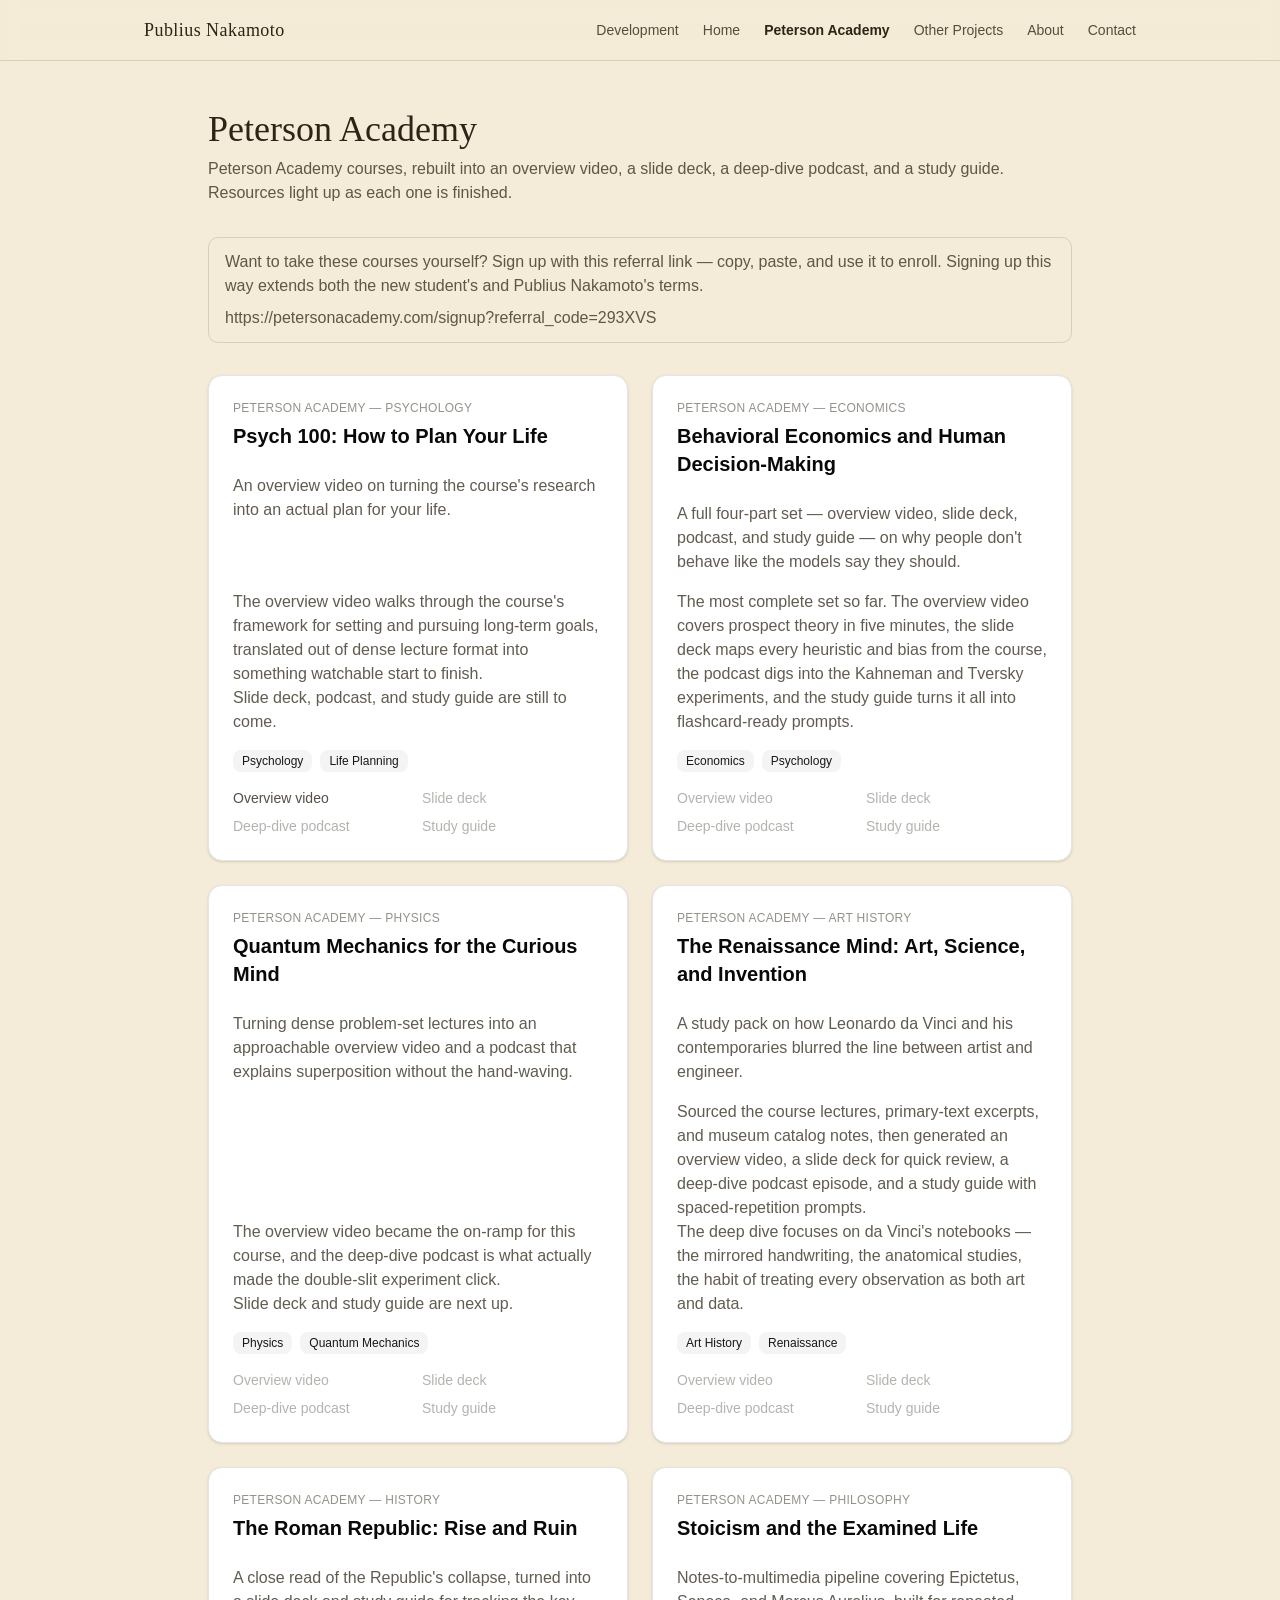
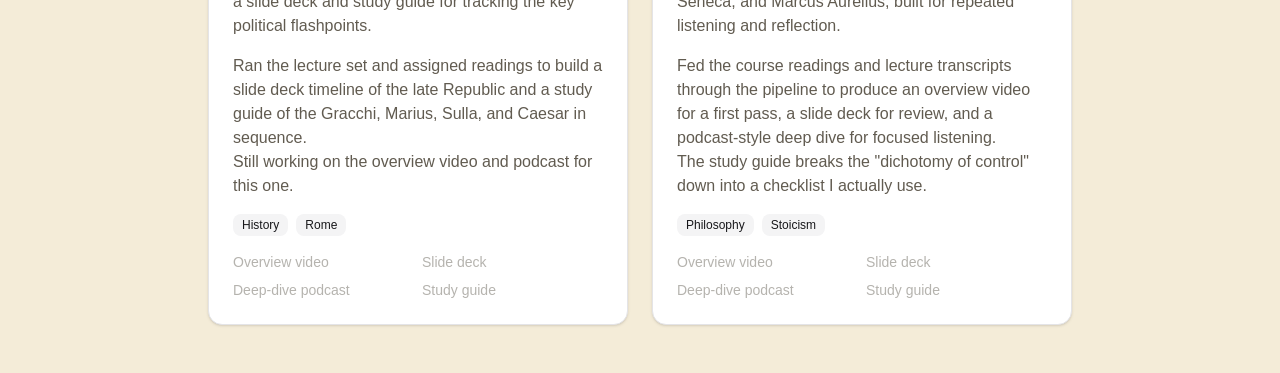
<file: projects.html>
<!DOCTYPE html>
<html lang="en">
<head>
<meta charset="utf-8">
<meta name="viewport" content="width=device-width, initial-scale=1">
<title>Peterson Academy — Publius Nakamoto</title>
<meta name="description" content="Publius Nakamoto turns Peterson Academy courses into overview videos, slide decks, deep-dive podcasts, and study guides.">
<meta name="robots" content="noindex, nofollow">
<link rel="stylesheet" href="/assets/style.css">
</head>
<body class="bg-[#f4ecd8] text-[#2c2416]">
<header class="border-b border-[#3a2f22]/15 bg-[#f4ecd8]/90 backdrop-blur-sm sticky top-0 z-10">
<div class="max-w-5xl mx-auto px-4 py-4 flex items-center justify-between">
<a class="font-serif text-lg tracking-wide text-[#2c2416]" href="/">Publius Nakamoto</a>
<nav class="flex items-center gap-6 text-sm text-[#2c2416]/80">
<a href="/development" class="hover:text-[#2c2416] transition-colors">Development</a>
<a href="/" class="hover:text-[#2c2416] transition-colors">Home</a>
<a class="text-[#2c2416] font-semibold" href="/projects" aria-current="page">Peterson Academy</a>
<a href="/other-projects" class="hover:text-[#2c2416] transition-colors">Other Projects</a>
<a href="/about" class="hover:text-[#2c2416] transition-colors">About</a>
<a href="/contact" class="hover:text-[#2c2416] transition-colors">Contact</a>
</nav>
</div>
</header>
<div class="min-h-screen">
<div class="max-w-4xl mx-auto px-4 py-12">
<h1 class="font-serif text-4xl mb-2">Peterson Academy</h1>
<p class="text-[#2c2416]/75 mb-8">Peterson Academy courses, rebuilt into an overview video, a slide deck, a deep-dive podcast, and a study guide. Resources light up as each one is finished.</p>
<div class="text-[#2c2416]/75 mb-8 rounded-lg border border-[#3a2f22]/15 bg-[#3a2f22]/5 px-4 py-3">
<p class="mb-2">Want to take these courses yourself? Sign up with this referral link — copy, paste, and use it to enroll. Signing up this way extends both the new student's and Publius Nakamoto's terms.</p>
<a href="https://petersonacademy.com/signup?referral_code=293XVS" target="_blank" rel="noopener noreferrer" class="underline hover:text-[#2c2416] break-all">https://petersonacademy.com/signup?referral_code=293XVS</a>
</div>
<div class="grid grid-cols-1 md:grid-cols-2 gap-6">

<div class="bg-card text-card-foreground gap-6 rounded-xl border py-6 shadow-sm flex flex-col">
<div class="grid auto-rows-min grid-rows-[auto_auto] items-start gap-1.5 px-6">
<p class="text-xs uppercase tracking-wide text-[#2c2416]/50">Peterson Academy — Psychology</p>
<div class="font-semibold text-xl">Psych 100: How to Plan Your Life</div>
</div>
<div class="px-6 flex-1 flex flex-col">
<p class="text-[#2c2416]/75 mb-4 flex-1">An overview video on turning the course's research into an actual plan for your life.</p>
<div class="prose prose-sm max-w-none mb-4 text-[#2c2416]/75"><p>The overview video walks through the course's framework for setting and pursuing long-term goals, translated out of dense lecture format into something watchable start to finish.</p><p>Slide deck, podcast, and study guide are still to come.</p></div>
<div class="flex flex-wrap gap-2 mb-4">
<span class="inline-flex items-center justify-center rounded-md border px-2 py-0.5 text-xs font-medium w-fit whitespace-nowrap shrink-0 border-transparent bg-secondary text-secondary-foreground">Psychology</span>
<span class="inline-flex items-center justify-center rounded-md border px-2 py-0.5 text-xs font-medium w-fit whitespace-nowrap shrink-0 border-transparent bg-secondary text-secondary-foreground">Life Planning</span>
</div>
<div class="grid grid-cols-2 gap-2">
<a href="https://youtu.be/1tnwSL6FIuI" target="_blank" rel="noopener noreferrer" class="inline-flex items-center gap-2 text-sm text-[#2c2416]/80 hover:text-[#2c2416] hover:underline">Overview video</a>
<span class="inline-flex items-center gap-2 text-sm text-[#2c2416]/35 cursor-default">Slide deck</span>
<span class="inline-flex items-center gap-2 text-sm text-[#2c2416]/35 cursor-default">Deep-dive podcast</span>
<span class="inline-flex items-center gap-2 text-sm text-[#2c2416]/35 cursor-default">Study guide</span>
</div>
</div>
</div>

<div class="bg-card text-card-foreground gap-6 rounded-xl border py-6 shadow-sm flex flex-col">
<div class="grid auto-rows-min grid-rows-[auto_auto] items-start gap-1.5 px-6">
<p class="text-xs uppercase tracking-wide text-[#2c2416]/50">Peterson Academy — Economics</p>
<div class="font-semibold text-xl">Behavioral Economics and Human Decision-Making</div>
</div>
<div class="px-6 flex-1 flex flex-col">
<p class="text-[#2c2416]/75 mb-4 flex-1">A full four-part set — overview video, slide deck, podcast, and study guide — on why people don't behave like the models say they should.</p>
<div class="prose prose-sm max-w-none mb-4 text-[#2c2416]/75"><p>The most complete set so far. The overview video covers prospect theory in five minutes, the slide deck maps every heuristic and bias from the course, the podcast digs into the Kahneman and Tversky experiments, and the study guide turns it all into flashcard-ready prompts.</p></div>
<div class="flex flex-wrap gap-2 mb-4">
<span class="inline-flex items-center justify-center rounded-md border px-2 py-0.5 text-xs font-medium w-fit whitespace-nowrap shrink-0 border-transparent bg-secondary text-secondary-foreground">Economics</span>
<span class="inline-flex items-center justify-center rounded-md border px-2 py-0.5 text-xs font-medium w-fit whitespace-nowrap shrink-0 border-transparent bg-secondary text-secondary-foreground">Psychology</span>
</div>
<div class="grid grid-cols-2 gap-2">
<span class="inline-flex items-center gap-2 text-sm text-[#2c2416]/35 cursor-default">Overview video</span>
<span class="inline-flex items-center gap-2 text-sm text-[#2c2416]/35 cursor-default">Slide deck</span>
<span class="inline-flex items-center gap-2 text-sm text-[#2c2416]/35 cursor-default">Deep-dive podcast</span>
<span class="inline-flex items-center gap-2 text-sm text-[#2c2416]/35 cursor-default">Study guide</span>
</div>
</div>
</div>

<div class="bg-card text-card-foreground gap-6 rounded-xl border py-6 shadow-sm flex flex-col">
<div class="grid auto-rows-min grid-rows-[auto_auto] items-start gap-1.5 px-6">
<p class="text-xs uppercase tracking-wide text-[#2c2416]/50">Peterson Academy — Physics</p>
<div class="font-semibold text-xl">Quantum Mechanics for the Curious Mind</div>
</div>
<div class="px-6 flex-1 flex flex-col">
<p class="text-[#2c2416]/75 mb-4 flex-1">Turning dense problem-set lectures into an approachable overview video and a podcast that explains superposition without the hand-waving.</p>
<div class="prose prose-sm max-w-none mb-4 text-[#2c2416]/75"><p>The overview video became the on-ramp for this course, and the deep-dive podcast is what actually made the double-slit experiment click.</p><p>Slide deck and study guide are next up.</p></div>
<div class="flex flex-wrap gap-2 mb-4">
<span class="inline-flex items-center justify-center rounded-md border px-2 py-0.5 text-xs font-medium w-fit whitespace-nowrap shrink-0 border-transparent bg-secondary text-secondary-foreground">Physics</span>
<span class="inline-flex items-center justify-center rounded-md border px-2 py-0.5 text-xs font-medium w-fit whitespace-nowrap shrink-0 border-transparent bg-secondary text-secondary-foreground">Quantum Mechanics</span>
</div>
<div class="grid grid-cols-2 gap-2">
<span class="inline-flex items-center gap-2 text-sm text-[#2c2416]/35 cursor-default">Overview video</span>
<span class="inline-flex items-center gap-2 text-sm text-[#2c2416]/35 cursor-default">Slide deck</span>
<span class="inline-flex items-center gap-2 text-sm text-[#2c2416]/35 cursor-default">Deep-dive podcast</span>
<span class="inline-flex items-center gap-2 text-sm text-[#2c2416]/35 cursor-default">Study guide</span>
</div>
</div>
</div>

<div class="bg-card text-card-foreground gap-6 rounded-xl border py-6 shadow-sm flex flex-col">
<div class="grid auto-rows-min grid-rows-[auto_auto] items-start gap-1.5 px-6">
<p class="text-xs uppercase tracking-wide text-[#2c2416]/50">Peterson Academy — Art History</p>
<div class="font-semibold text-xl">The Renaissance Mind: Art, Science, and Invention</div>
</div>
<div class="px-6 flex-1 flex flex-col">
<p class="text-[#2c2416]/75 mb-4 flex-1">A study pack on how Leonardo da Vinci and his contemporaries blurred the line between artist and engineer.</p>
<div class="prose prose-sm max-w-none mb-4 text-[#2c2416]/75"><p>Sourced the course lectures, primary-text excerpts, and museum catalog notes, then generated an overview video, a slide deck for quick review, a deep-dive podcast episode, and a study guide with spaced-repetition prompts.</p><p>The deep dive focuses on da Vinci's notebooks — the mirrored handwriting, the anatomical studies, the habit of treating every observation as both art and data.</p></div>
<div class="flex flex-wrap gap-2 mb-4">
<span class="inline-flex items-center justify-center rounded-md border px-2 py-0.5 text-xs font-medium w-fit whitespace-nowrap shrink-0 border-transparent bg-secondary text-secondary-foreground">Art History</span>
<span class="inline-flex items-center justify-center rounded-md border px-2 py-0.5 text-xs font-medium w-fit whitespace-nowrap shrink-0 border-transparent bg-secondary text-secondary-foreground">Renaissance</span>
</div>
<div class="grid grid-cols-2 gap-2">
<span class="inline-flex items-center gap-2 text-sm text-[#2c2416]/35 cursor-default">Overview video</span>
<span class="inline-flex items-center gap-2 text-sm text-[#2c2416]/35 cursor-default">Slide deck</span>
<span class="inline-flex items-center gap-2 text-sm text-[#2c2416]/35 cursor-default">Deep-dive podcast</span>
<span class="inline-flex items-center gap-2 text-sm text-[#2c2416]/35 cursor-default">Study guide</span>
</div>
</div>
</div>

<div class="bg-card text-card-foreground gap-6 rounded-xl border py-6 shadow-sm flex flex-col">
<div class="grid auto-rows-min grid-rows-[auto_auto] items-start gap-1.5 px-6">
<p class="text-xs uppercase tracking-wide text-[#2c2416]/50">Peterson Academy — History</p>
<div class="font-semibold text-xl">The Roman Republic: Rise and Ruin</div>
</div>
<div class="px-6 flex-1 flex flex-col">
<p class="text-[#2c2416]/75 mb-4 flex-1">A close read of the Republic's collapse, turned into a slide deck and study guide for tracking the key political flashpoints.</p>
<div class="prose prose-sm max-w-none mb-4 text-[#2c2416]/75"><p>Ran the lecture set and assigned readings to build a slide deck timeline of the late Republic and a study guide of the Gracchi, Marius, Sulla, and Caesar in sequence.</p><p>Still working on the overview video and podcast for this one.</p></div>
<div class="flex flex-wrap gap-2 mb-4">
<span class="inline-flex items-center justify-center rounded-md border px-2 py-0.5 text-xs font-medium w-fit whitespace-nowrap shrink-0 border-transparent bg-secondary text-secondary-foreground">History</span>
<span class="inline-flex items-center justify-center rounded-md border px-2 py-0.5 text-xs font-medium w-fit whitespace-nowrap shrink-0 border-transparent bg-secondary text-secondary-foreground">Rome</span>
</div>
<div class="grid grid-cols-2 gap-2">
<span class="inline-flex items-center gap-2 text-sm text-[#2c2416]/35 cursor-default">Overview video</span>
<span class="inline-flex items-center gap-2 text-sm text-[#2c2416]/35 cursor-default">Slide deck</span>
<span class="inline-flex items-center gap-2 text-sm text-[#2c2416]/35 cursor-default">Deep-dive podcast</span>
<span class="inline-flex items-center gap-2 text-sm text-[#2c2416]/35 cursor-default">Study guide</span>
</div>
</div>
</div>

<div class="bg-card text-card-foreground gap-6 rounded-xl border py-6 shadow-sm flex flex-col">
<div class="grid auto-rows-min grid-rows-[auto_auto] items-start gap-1.5 px-6">
<p class="text-xs uppercase tracking-wide text-[#2c2416]/50">Peterson Academy — Philosophy</p>
<div class="font-semibold text-xl">Stoicism and the Examined Life</div>
</div>
<div class="px-6 flex-1 flex flex-col">
<p class="text-[#2c2416]/75 mb-4 flex-1">Notes-to-multimedia pipeline covering Epictetus, Seneca, and Marcus Aurelius, built for repeated listening and reflection.</p>
<div class="prose prose-sm max-w-none mb-4 text-[#2c2416]/75"><p>Fed the course readings and lecture transcripts through the pipeline to produce an overview video for a first pass, a slide deck for review, and a podcast-style deep dive for focused listening.</p><p>The study guide breaks the "dichotomy of control" down into a checklist I actually use.</p></div>
<div class="flex flex-wrap gap-2 mb-4">
<span class="inline-flex items-center justify-center rounded-md border px-2 py-0.5 text-xs font-medium w-fit whitespace-nowrap shrink-0 border-transparent bg-secondary text-secondary-foreground">Philosophy</span>
<span class="inline-flex items-center justify-center rounded-md border px-2 py-0.5 text-xs font-medium w-fit whitespace-nowrap shrink-0 border-transparent bg-secondary text-secondary-foreground">Stoicism</span>
</div>
<div class="grid grid-cols-2 gap-2">
<span class="inline-flex items-center gap-2 text-sm text-[#2c2416]/35 cursor-default">Overview video</span>
<span class="inline-flex items-center gap-2 text-sm text-[#2c2416]/35 cursor-default">Slide deck</span>
<span class="inline-flex items-center gap-2 text-sm text-[#2c2416]/35 cursor-default">Deep-dive podcast</span>
<span class="inline-flex items-center gap-2 text-sm text-[#2c2416]/35 cursor-default">Study guide</span>
</div>
</div>
</div>

</div>
</div>
</div>
</body>
</html>
</file>
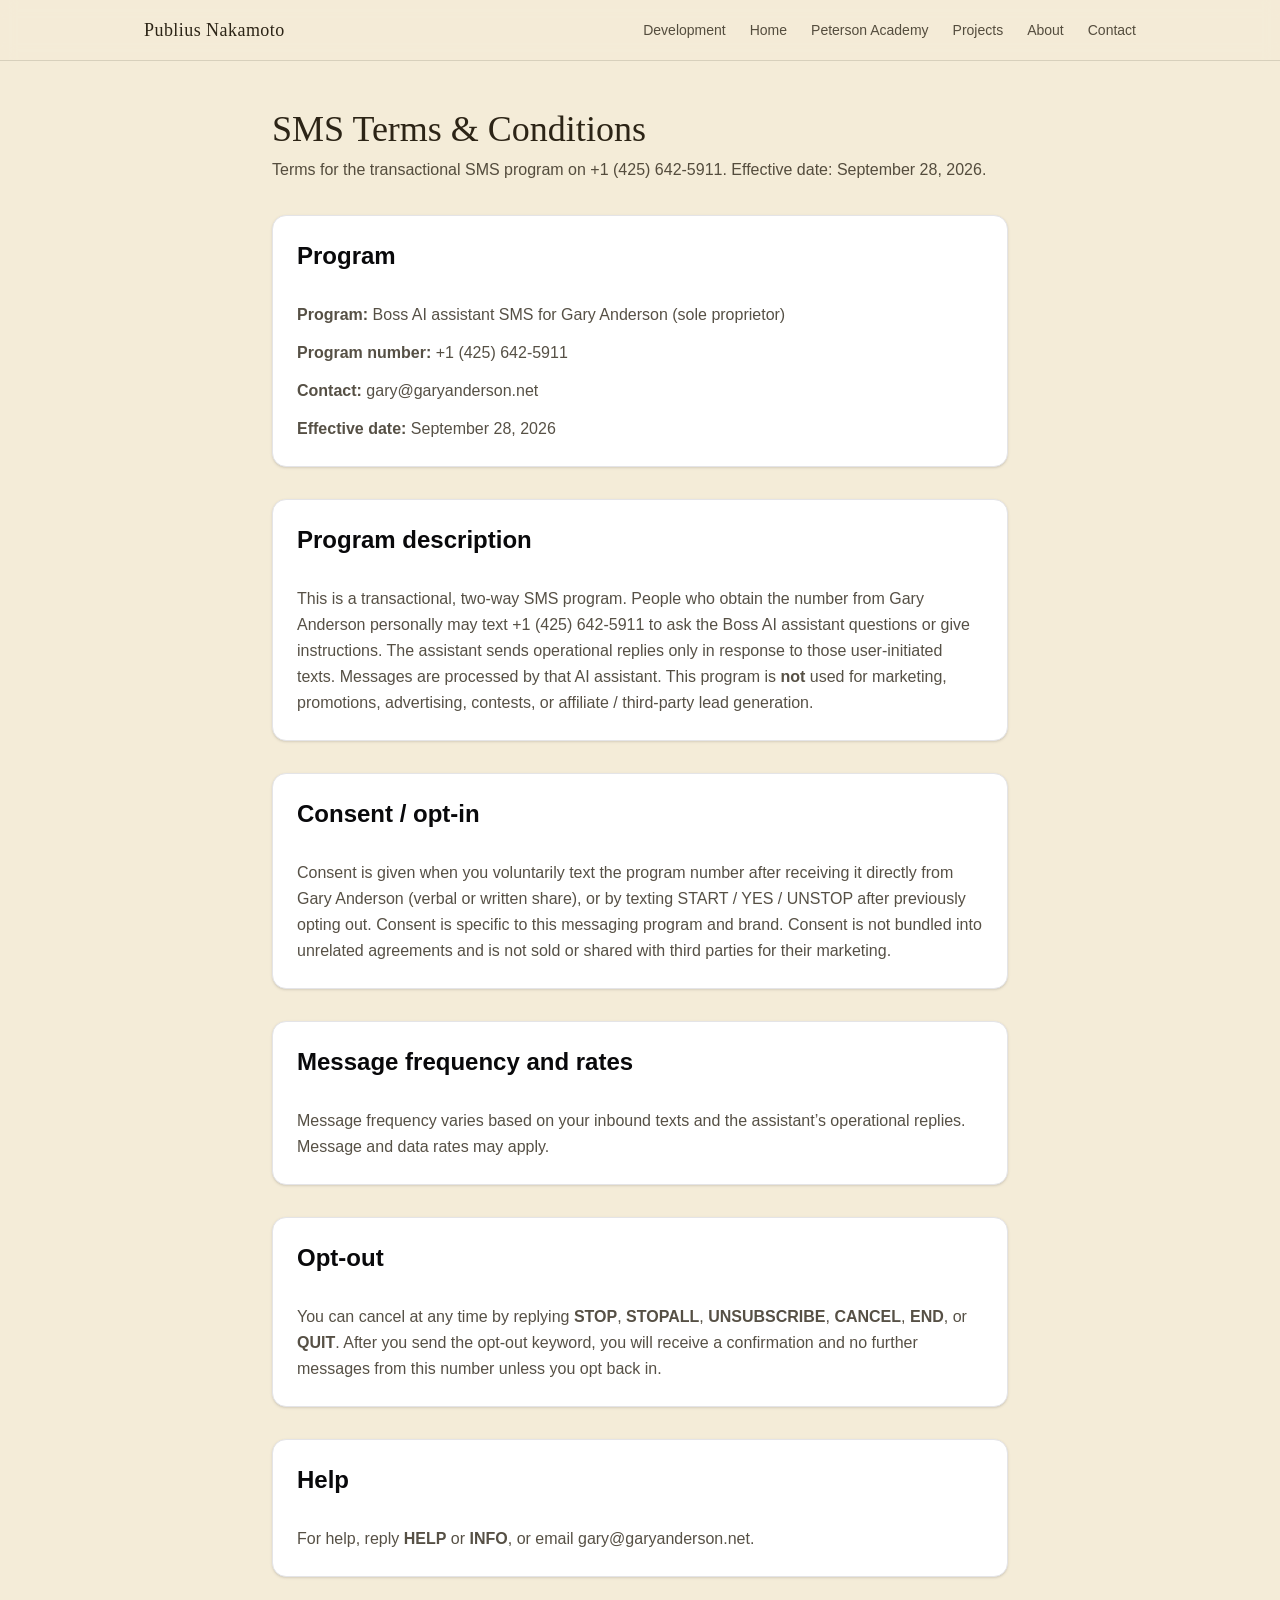
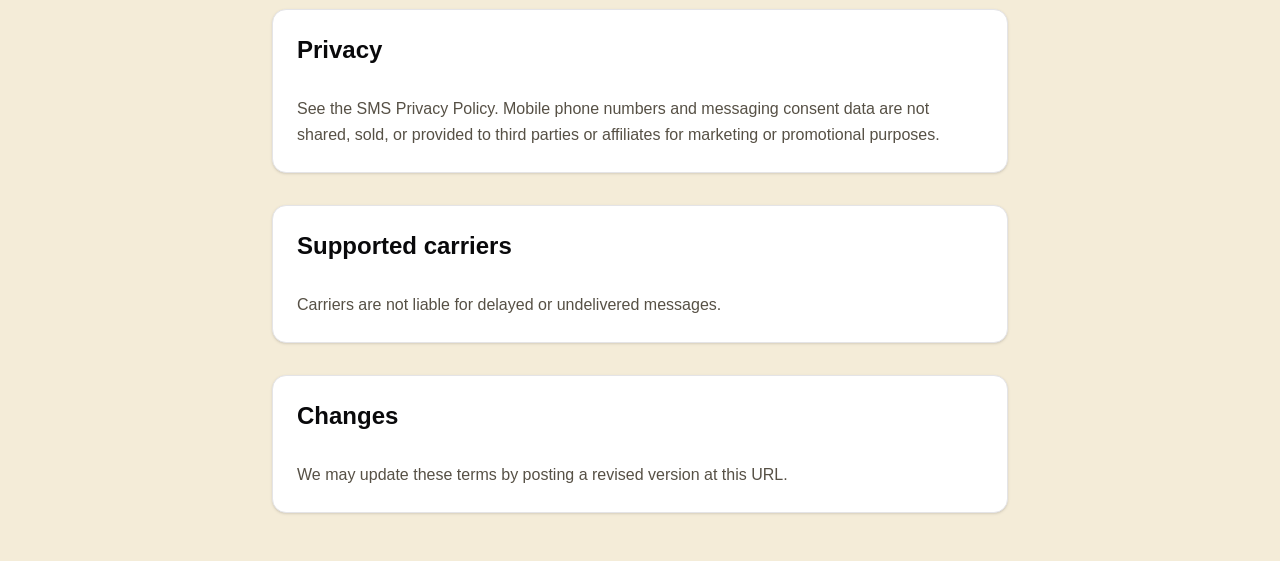
<file: terms.html>
<!DOCTYPE html>
<html lang="en">
<head>
<meta charset="utf-8">
<meta name="viewport" content="width=device-width, initial-scale=1">
<title>SMS Terms &amp; Conditions — Gary Anderson / Boss</title>
<meta name="description" content="Terms and conditions for transactional SMS with Boss, Gary Anderson's personal AI assistant on +1 (425) 642-5911.">
<meta name="robots" content="index, follow">
<link rel="stylesheet" href="/assets/style.css">
</head>
<body class="bg-[#f4ecd8] text-[#2c2416]">
<header class="border-b border-[#3a2f22]/15 bg-[#f4ecd8]/90 backdrop-blur-sm sticky top-0 z-10">
<div class="max-w-5xl mx-auto px-4 py-4 flex items-center justify-between">
<a class="font-serif text-lg tracking-wide text-[#2c2416]" href="/">Publius Nakamoto</a>
<nav class="flex items-center gap-6 text-sm text-[#2c2416]/80">
<a href="/development" class="hover:text-[#2c2416] transition-colors">Development</a>
<a href="/" class="hover:text-[#2c2416] transition-colors">Home</a>
<a href="/PetersonAcademy" class="hover:text-[#2c2416] transition-colors">Peterson Academy</a>
<a href="/projects" class="hover:text-[#2c2416] transition-colors">Projects</a>
<a href="/about" class="hover:text-[#2c2416] transition-colors">About</a>
<a href="/contact" class="hover:text-[#2c2416] transition-colors">Contact</a>
</nav>
</div>
</header>
<div class="min-h-screen">
<div class="max-w-3xl mx-auto px-4 py-12 space-y-8">
<div>
<h1 class="font-serif text-4xl mb-2">SMS Terms &amp; Conditions</h1>
<p class="text-[#2c2416]/80 leading-relaxed">Terms for the transactional SMS program on +1 (425) 642-5911. Effective date: September 28, 2026.</p>
</div>
<div class="bg-card text-card-foreground flex flex-col gap-6 rounded-xl border py-6 shadow-sm">
<div class="grid auto-rows-min grid-rows-[auto_auto] items-start gap-1.5 px-6">
<div class="font-semibold text-2xl">Program</div>
</div>
<div class="px-6 space-y-3 text-[#2c2416]/80 leading-relaxed">
<p><strong>Program:</strong> Boss AI assistant SMS for Gary Anderson (sole proprietor)</p>
<p><strong>Program number:</strong> +1 (425) 642-5911</p>
<p><strong>Contact:</strong> <a href="mailto:gary@garyanderson.net" class="underline hover:text-[#2c2416]">gary@garyanderson.net</a></p>
<p><strong>Effective date:</strong> September 28, 2026</p>
</div>
</div>
<div class="bg-card text-card-foreground flex flex-col gap-6 rounded-xl border py-6 shadow-sm">
<div class="grid auto-rows-min grid-rows-[auto_auto] items-start gap-1.5 px-6">
<div class="font-semibold text-2xl">Program description</div>
</div>
<div class="px-6 space-y-3 text-[#2c2416]/80 leading-relaxed">
<p>This is a transactional, two-way SMS program. People who obtain the number from Gary Anderson personally may text +1 (425) 642-5911 to ask the Boss AI assistant questions or give instructions. The assistant sends operational replies only in response to those user-initiated texts. Messages are processed by that AI assistant. This program is <strong>not</strong> used for marketing, promotions, advertising, contests, or affiliate / third-party lead generation.</p>
</div>
</div>
<div class="bg-card text-card-foreground flex flex-col gap-6 rounded-xl border py-6 shadow-sm">
<div class="grid auto-rows-min grid-rows-[auto_auto] items-start gap-1.5 px-6">
<div class="font-semibold text-2xl">Consent / opt-in</div>
</div>
<div class="px-6 space-y-3 text-[#2c2416]/80 leading-relaxed">
<p>Consent is given when you voluntarily text the program number after receiving it directly from Gary Anderson (verbal or written share), or by texting START / YES / UNSTOP after previously opting out. Consent is specific to this messaging program and brand. Consent is not bundled into unrelated agreements and is not sold or shared with third parties for their marketing.</p>
</div>
</div>
<div class="bg-card text-card-foreground flex flex-col gap-6 rounded-xl border py-6 shadow-sm">
<div class="grid auto-rows-min grid-rows-[auto_auto] items-start gap-1.5 px-6">
<div class="font-semibold text-2xl">Message frequency and rates</div>
</div>
<div class="px-6 space-y-3 text-[#2c2416]/80 leading-relaxed">
<p>Message frequency varies based on your inbound texts and the assistant’s operational replies. Message and data rates may apply.</p>
</div>
</div>
<div class="bg-card text-card-foreground flex flex-col gap-6 rounded-xl border py-6 shadow-sm">
<div class="grid auto-rows-min grid-rows-[auto_auto] items-start gap-1.5 px-6">
<div class="font-semibold text-2xl">Opt-out</div>
</div>
<div class="px-6 space-y-3 text-[#2c2416]/80 leading-relaxed">
<p>You can cancel at any time by replying <strong>STOP</strong>, <strong>STOPALL</strong>, <strong>UNSUBSCRIBE</strong>, <strong>CANCEL</strong>, <strong>END</strong>, or <strong>QUIT</strong>. After you send the opt-out keyword, you will receive a confirmation and no further messages from this number unless you opt back in.</p>
</div>
</div>
<div class="bg-card text-card-foreground flex flex-col gap-6 rounded-xl border py-6 shadow-sm">
<div class="grid auto-rows-min grid-rows-[auto_auto] items-start gap-1.5 px-6">
<div class="font-semibold text-2xl">Help</div>
</div>
<div class="px-6 space-y-3 text-[#2c2416]/80 leading-relaxed">
<p>For help, reply <strong>HELP</strong> or <strong>INFO</strong>, or email <a href="mailto:gary@garyanderson.net" class="underline hover:text-[#2c2416]">gary@garyanderson.net</a>.</p>
</div>
</div>
<div class="bg-card text-card-foreground flex flex-col gap-6 rounded-xl border py-6 shadow-sm">
<div class="grid auto-rows-min grid-rows-[auto_auto] items-start gap-1.5 px-6">
<div class="font-semibold text-2xl">Privacy</div>
</div>
<div class="px-6 space-y-3 text-[#2c2416]/80 leading-relaxed">
<p>See the <a href="/privacy" class="underline hover:text-[#2c2416]">SMS Privacy Policy</a>. Mobile phone numbers and messaging consent data are not shared, sold, or provided to third parties or affiliates for marketing or promotional purposes.</p>
</div>
</div>
<div class="bg-card text-card-foreground flex flex-col gap-6 rounded-xl border py-6 shadow-sm">
<div class="grid auto-rows-min grid-rows-[auto_auto] items-start gap-1.5 px-6">
<div class="font-semibold text-2xl">Supported carriers</div>
</div>
<div class="px-6 space-y-3 text-[#2c2416]/80 leading-relaxed">
<p>Carriers are not liable for delayed or undelivered messages.</p>
</div>
</div>
<div class="bg-card text-card-foreground flex flex-col gap-6 rounded-xl border py-6 shadow-sm">
<div class="grid auto-rows-min grid-rows-[auto_auto] items-start gap-1.5 px-6">
<div class="font-semibold text-2xl">Changes</div>
</div>
<div class="px-6 space-y-3 text-[#2c2416]/80 leading-relaxed">
<p>We may update these terms by posting a revised version at this URL.</p>
</div>
</div>
</div>
</div>
</body>
</html>
</file>
<file: assets/style.css>
@layer properties{@supports (((-webkit-hyphens:none)) and (not (margin-trim:inline))) or ((-moz-orient:inline) and (not (color:rgb(from red r g b)))){*,:before,:after,::backdrop{--tw-rotate-x:initial;--tw-rotate-y:initial;--tw-rotate-z:initial;--tw-skew-x:initial;--tw-skew-y:initial;--tw-space-y-reverse:0;--tw-border-style:solid;--tw-leading:initial;--tw-font-weight:initial;--tw-tracking:initial;--tw-shadow:0 0 #0000;--tw-shadow-color:initial;--tw-shadow-alpha:100%;--tw-inset-shadow:0 0 #0000;--tw-inset-shadow-color:initial;--tw-inset-shadow-alpha:100%;--tw-ring-color:initial;--tw-ring-shadow:0 0 #0000;--tw-inset-ring-color:initial;--tw-inset-ring-shadow:0 0 #0000;--tw-ring-inset:initial;--tw-ring-offset-width:0px;--tw-ring-offset-color:#fff;--tw-ring-offset-shadow:0 0 #0000;--tw-outline-style:solid;--tw-blur:initial;--tw-brightness:initial;--tw-contrast:initial;--tw-grayscale:initial;--tw-hue-rotate:initial;--tw-invert:initial;--tw-opacity:initial;--tw-saturate:initial;--tw-sepia:initial;--tw-drop-shadow:initial;--tw-drop-shadow-color:initial;--tw-drop-shadow-alpha:100%;--tw-drop-shadow-size:initial;--tw-backdrop-blur:initial;--tw-backdrop-brightness:initial;--tw-backdrop-contrast:initial;--tw-backdrop-grayscale:initial;--tw-backdrop-hue-rotate:initial;--tw-backdrop-invert:initial;--tw-backdrop-opacity:initial;--tw-backdrop-saturate:initial;--tw-backdrop-sepia:initial}}}@layer theme{:root,:host{--font-sans:ui-sans-serif, system-ui, sans-serif, "Apple Color Emoji", "Segoe UI Emoji", "Segoe UI Symbol", "Noto Color Emoji";--font-serif:ui-serif, Georgia, Cambria, "Times New Roman", Times, serif;--font-mono:ui-monospace, SFMono-Regular, Menlo, Monaco, Consolas, "Liberation Mono", "Courier New", monospace;--color-green-100:oklch(96.2% .044 156.743);--color-green-600:oklch(62.7% .194 149.214);--color-blue-500:oklch(62.3% .214 259.815);--color-blue-600:oklch(54.6% .245 262.881);--color-gray-300:oklch(87.2% .01 258.338);--color-gray-600:oklch(44.6% .03 256.802);--color-gray-700:oklch(37.3% .034 259.733);--color-gray-800:oklch(27.8% .033 256.848);--color-gray-900:oklch(21% .034 264.665);--color-white:#fff;--spacing:.25rem;--container-md:28rem;--container-2xl:42rem;--container-3xl:48rem;--container-4xl:56rem;--container-5xl:64rem;--text-xs:.75rem;--text-xs--line-height:calc(1 / .75);--text-sm:.875rem;--text-sm--line-height:calc(1.25 / .875);--text-lg:1.125rem;--text-lg--line-height:calc(1.75 / 1.125);--text-xl:1.25rem;--text-xl--line-height:calc(1.75 / 1.25);--text-2xl:1.5rem;--text-2xl--line-height:calc(2 / 1.5);--text-4xl:2.25rem;--text-4xl--line-height:calc(2.5 / 2.25);--text-5xl:3rem;--text-5xl--line-height:1;--font-weight-medium:500;--font-weight-semibold:600;--font-weight-bold:700;--tracking-wide:.025em;--tracking-widest:.1em;--leading-tight:1.25;--leading-relaxed:1.625;--blur-sm:8px;--default-transition-duration:.15s;--default-transition-timing-function:cubic-bezier(.4, 0, .2, 1);--default-font-family:var(--font-sans);--default-mono-font-family:var(--font-mono)}}@layer base{*,:after,:before,::backdrop{box-sizing:border-box;border:0 solid;margin:0;padding:0}::file-selector-button{box-sizing:border-box;border:0 solid;margin:0;padding:0}html,:host{-webkit-text-size-adjust:100%;tab-size:4;line-height:1.5;font-family:var(--default-font-family,ui-sans-serif, system-ui, sans-serif, "Apple Color Emoji", "Segoe UI Emoji", "Segoe UI Symbol", "Noto Color Emoji");font-feature-settings:var(--default-font-feature-settings,normal);font-variation-settings:var(--default-font-variation-settings,normal);-webkit-tap-highlight-color:transparent}hr{height:0;color:inherit;border-top-width:1px}abbr:where([title]){-webkit-text-decoration:underline dotted;text-decoration:underline dotted}h1,h2,h3,h4,h5,h6{font-size:inherit;font-weight:inherit}a{color:inherit;-webkit-text-decoration:inherit;text-decoration:inherit}b,strong{font-weight:bolder}code,kbd,samp,pre{font-family:var(--default-mono-font-family,ui-monospace, SFMono-Regular, Menlo, Monaco, Consolas, "Liberation Mono", "Courier New", monospace);font-feature-settings:var(--default-mono-font-feature-settings,normal);font-variation-settings:var(--default-mono-font-variation-settings,normal);font-size:1em}small{font-size:80%}sub,sup{vertical-align:baseline;font-size:75%;line-height:0;position:relative}sub{bottom:-.25em}sup{top:-.5em}table{text-indent:0;border-color:inherit;border-collapse:collapse}:-moz-focusring{outline:auto}progress{vertical-align:baseline}summary{display:list-item}ol,ul,menu{list-style:none}img,svg,video,canvas,audio,iframe,embed,object{vertical-align:middle;display:block}img,video{max-width:100%;height:auto}button,input,select,optgroup,textarea{font:inherit;font-feature-settings:inherit;font-variation-settings:inherit;letter-spacing:inherit;color:inherit;opacity:1;background-color:#0000;border-radius:0}::file-selector-button{font:inherit;font-feature-settings:inherit;font-variation-settings:inherit;letter-spacing:inherit;color:inherit;opacity:1;background-color:#0000;border-radius:0}:where(select:is([multiple],[size])) optgroup{font-weight:bolder}:where(select:is([multiple],[size])) optgroup option{padding-inline-start:20px}::file-selector-button{margin-inline-end:4px}::placeholder{opacity:1}@supports (not ((-webkit-appearance:-apple-pay-button))) or (contain-intrinsic-size:1px){::placeholder{color:currentColor}@supports (color:color-mix(in lab,red,red)){::placeholder{color:color-mix(in oklab,currentcolor 50%,transparent)}}}textarea{resize:vertical}::-webkit-search-decoration{-webkit-appearance:none}::-webkit-date-and-time-value{min-height:1lh;text-align:inherit}::-webkit-datetime-edit{display:inline-flex}::-webkit-datetime-edit-fields-wrapper{padding:0}::-webkit-datetime-edit{padding-block:0}::-webkit-datetime-edit-year-field{padding-block:0}::-webkit-datetime-edit-month-field{padding-block:0}::-webkit-datetime-edit-day-field{padding-block:0}::-webkit-datetime-edit-hour-field{padding-block:0}::-webkit-datetime-edit-minute-field{padding-block:0}::-webkit-datetime-edit-second-field{padding-block:0}::-webkit-datetime-edit-millisecond-field{padding-block:0}::-webkit-datetime-edit-meridiem-field{padding-block:0}::-webkit-calendar-picker-indicator{line-height:1}:-moz-ui-invalid{box-shadow:none}button,input:where([type=button],[type=reset],[type=submit]){appearance:button}::file-selector-button{appearance:button}::-webkit-inner-spin-button{height:auto}::-webkit-outer-spin-button{height:auto}[hidden]:where(:not([hidden=until-found])){display:none!important}*{border-color:var(--border);outline-color:var(--ring)}@supports (color:color-mix(in lab,red,red)){*{outline-color:color-mix(in oklab,var(--ring) 50%,transparent)}}body{background-color:var(--background);color:var(--foreground)}}@layer components;@layer utilities{.\@container\/card-header{container:card-header/inline-size}.static{position:static}.sticky{position:sticky}.start{inset-inline-start:var(--spacing)}.top-0{top:calc(var(--spacing) * 0)}.z-10{z-index:10}.z-50{z-index:50}.col-start-2{grid-column-start:2}.row-span-2{grid-row:span 2/span 2}.row-start-1{grid-row-start:1}.mx-auto{margin-inline:auto}.mb-1{margin-bottom:calc(var(--spacing) * 1)}.mb-2{margin-bottom:calc(var(--spacing) * 2)}.mb-3{margin-bottom:calc(var(--spacing) * 3)}.mb-4{margin-bottom:calc(var(--spacing) * 4)}.mb-6{margin-bottom:calc(var(--spacing) * 6)}.mb-8{margin-bottom:calc(var(--spacing) * 8)}.block{display:block}.flex{display:flex}.grid{display:grid}.hidden{display:none}.inline-flex{display:inline-flex}.size-3\.5{width:calc(var(--spacing) * 3.5);height:calc(var(--spacing) * 3.5)}.size-4{width:calc(var(--spacing) * 4);height:calc(var(--spacing) * 4)}.h-8{height:calc(var(--spacing) * 8)}.h-16{height:calc(var(--spacing) * 16)}.min-h-screen{min-height:100vh}.w-8{width:calc(var(--spacing) * 8)}.w-16{width:calc(var(--spacing) * 16)}.w-40{width:calc(var(--spacing) * 40)}.w-64{width:calc(var(--spacing) * 64)}.w-fit{width:fit-content}.w-full{width:100%}.max-w-2xl{max-width:var(--container-2xl)}.max-w-3xl{max-width:var(--container-3xl)}.max-w-4xl{max-width:var(--container-4xl)}.max-w-5xl{max-width:var(--container-5xl)}.max-w-md{max-width:var(--container-md)}.max-w-none{max-width:none}.flex-1{flex:1}.shrink-0{flex-shrink:0}.origin-\(--radix-hover-card-content-transform-origin\){transform-origin:var(--radix-hover-card-content-transform-origin)}.transform{transform:var(--tw-rotate-x,) var(--tw-rotate-y,) var(--tw-rotate-z,) var(--tw-skew-x,) var(--tw-skew-y,)}.cursor-default{cursor:default}.resize-none{resize:none}.list-disc{list-style-type:disc}.auto-rows-min{grid-auto-rows:min-content}.grid-cols-1{grid-template-columns:repeat(1,minmax(0,1fr))}.grid-cols-2{grid-template-columns:repeat(2,minmax(0,1fr))}.grid-rows-\[auto_auto\]{grid-template-rows:auto auto}.flex-col{flex-direction:column}.flex-wrap{flex-wrap:wrap}.items-baseline{align-items:baseline}.items-center{align-items:center}.items-start{align-items:flex-start}.justify-between{justify-content:space-between}.justify-center{justify-content:center}.gap-1{gap:calc(var(--spacing) * 1)}.gap-1\.5{gap:calc(var(--spacing) * 1.5)}.gap-2{gap:calc(var(--spacing) * 2)}.gap-4{gap:calc(var(--spacing) * 4)}.gap-6{gap:calc(var(--spacing) * 6)}.gap-8{gap:calc(var(--spacing) * 8)}.gap-12{gap:calc(var(--spacing) * 12)}:where(.space-y-1>:not(:last-child)){--tw-space-y-reverse:0;margin-block-start:calc(calc(var(--spacing) * 1) * var(--tw-space-y-reverse));margin-block-end:calc(calc(var(--spacing) * 1) * calc(1 - var(--tw-space-y-reverse)))}:where(.space-y-3>:not(:last-child)){--tw-space-y-reverse:0;margin-block-start:calc(calc(var(--spacing) * 3) * var(--tw-space-y-reverse));margin-block-end:calc(calc(var(--spacing) * 3) * calc(1 - var(--tw-space-y-reverse)))}:where(.space-y-6>:not(:last-child)){--tw-space-y-reverse:0;margin-block-start:calc(calc(var(--spacing) * 6) * var(--tw-space-y-reverse));margin-block-end:calc(calc(var(--spacing) * 6) * calc(1 - var(--tw-space-y-reverse)))}:where(.space-y-8>:not(:last-child)){--tw-space-y-reverse:0;margin-block-start:calc(calc(var(--spacing) * 8) * var(--tw-space-y-reverse));margin-block-end:calc(calc(var(--spacing) * 8) * calc(1 - var(--tw-space-y-reverse)))}.self-start{align-self:flex-start}.justify-self-center{justify-self:center}.justify-self-end{justify-self:flex-end}.overflow-hidden{overflow:hidden}.rounded-\[4px\]{border-radius:4px}.rounded-full{border-radius:3.40282e38px}.rounded-lg{border-radius:var(--radius)}.rounded-md{border-radius:calc(var(--radius) - 2px)}.rounded-sm{border-radius:calc(var(--radius) - 4px)}.rounded-xl{border-radius:calc(var(--radius) + 4px)}.border{border-style:var(--tw-border-style);border-width:1px}.border-b{border-bottom-style:var(--tw-border-style);border-bottom-width:1px}.border-\[\#2c2416\]\/10{border-color:#2c24161a}.border-\[\#2c2416\]\/15{border-color:#2c241626}.border-\[\#2c2416\]\/30{border-color:#2c24164d}.border-\[\#3a2f22\]\/15{border-color:#3a2f2226}.border-gray-300{border-color:var(--color-gray-300)}.border-input{border-color:var(--input)}.border-transparent{border-color:#0000}.bg-\[\#2c2416\]{background-color:#2c2416}.bg-\[\#f4ecd8\]{background-color:#f4ecd8}.bg-\[\#f4ecd8\]\/90{background-color:#f4ecd8e6}.bg-border{background-color:var(--border)}.bg-card{background-color:var(--card)}.bg-destructive{background-color:var(--destructive)}.bg-gray-900{background-color:var(--color-gray-900)}.bg-green-100{background-color:var(--color-green-100)}.bg-popover{background-color:var(--popover)}.bg-primary{background-color:var(--primary)}.bg-secondary{background-color:var(--secondary)}.bg-white\/40{background-color:#fff6}@supports (color:color-mix(in lab,red,red)){.bg-white\/40{background-color:color-mix(in oklab,var(--color-white) 40%,transparent)}}.p-4{padding:calc(var(--spacing) * 4)}.p-5{padding:calc(var(--spacing) * 5)}.px-2{padding-inline:calc(var(--spacing) * 2)}.px-4{padding-inline:calc(var(--spacing) * 4)}.px-5{padding-inline:calc(var(--spacing) * 5)}.px-6{padding-inline:calc(var(--spacing) * 6)}.py-0\.5{padding-block:calc(var(--spacing) * .5)}.py-2{padding-block:calc(var(--spacing) * 2)}.py-2\.5{padding-block:calc(var(--spacing) * 2.5)}.py-3{padding-block:calc(var(--spacing) * 3)}.py-4{padding-block:calc(var(--spacing) * 4)}.py-6{padding-block:calc(var(--spacing) * 6)}.py-12{padding-block:calc(var(--spacing) * 12)}.py-16{padding-block:calc(var(--spacing) * 16)}.pb-20{padding-bottom:calc(var(--spacing) * 20)}.pl-6{padding-left:calc(var(--spacing) * 6)}.text-center{text-align:center}.font-serif{font-family:var(--font-serif)}.text-2xl{font-size:var(--text-2xl);line-height:var(--tw-leading,var(--text-2xl--line-height))}.text-4xl{font-size:var(--text-4xl);line-height:var(--tw-leading,var(--text-4xl--line-height))}.text-5xl{font-size:var(--text-5xl);line-height:var(--tw-leading,var(--text-5xl--line-height))}.text-lg{font-size:var(--text-lg);line-height:var(--tw-leading,var(--text-lg--line-height))}.text-sm{font-size:var(--text-sm);line-height:var(--tw-leading,var(--text-sm--line-height))}.text-xl{font-size:var(--text-xl);line-height:var(--tw-leading,var(--text-xl--line-height))}.text-xs{font-size:var(--text-xs);line-height:var(--tw-leading,var(--text-xs--line-height))}.leading-none{--tw-leading:1;line-height:1}.leading-relaxed{--tw-leading:var(--leading-relaxed);line-height:var(--leading-relaxed)}.leading-tight{--tw-leading:var(--leading-tight);line-height:var(--leading-tight)}.font-bold{--tw-font-weight:var(--font-weight-bold);font-weight:var(--font-weight-bold)}.font-medium{--tw-font-weight:var(--font-weight-medium);font-weight:var(--font-weight-medium)}.font-semibold{--tw-font-weight:var(--font-weight-semibold);font-weight:var(--font-weight-semibold)}.tracking-wide{--tw-tracking:var(--tracking-wide);letter-spacing:var(--tracking-wide)}.tracking-widest{--tw-tracking:var(--tracking-widest);letter-spacing:var(--tracking-widest)}.whitespace-nowrap{white-space:nowrap}.text-\[\#2c2416\]{color:#2c2416}.text-\[\#2c2416\]\/35{color:#2c241659}.text-\[\#2c2416\]\/50{color:#2c241680}.text-\[\#2c2416\]\/60{color:#2c241699}.text-\[\#2c2416\]\/70{color:#2c2416b3}.text-\[\#2c2416\]\/75{color:#2c2416bf}.text-\[\#2c2416\]\/80{color:#2c2416cc}.text-\[\#f4ecd8\]{color:#f4ecd8}.text-blue-600{color:var(--color-blue-600)}.text-card-foreground{color:var(--card-foreground)}.text-current{color:currentColor}.text-foreground{color:var(--foreground)}.text-gray-600{color:var(--color-gray-600)}.text-gray-700{color:var(--color-gray-700)}.text-gray-900{color:var(--color-gray-900)}.text-green-600{color:var(--color-green-600)}.text-muted-foreground{color:var(--muted-foreground)}.text-popover-foreground{color:var(--popover-foreground)}.text-primary-foreground{color:var(--primary-foreground)}.text-secondary-foreground{color:var(--secondary-foreground)}.text-white{color:var(--color-white)}.uppercase{text-transform:uppercase}.italic{font-style:italic}.shadow-lg{--tw-shadow:0 10px 15px -3px var(--tw-shadow-color,#0000001a), 0 4px 6px -4px var(--tw-shadow-color,#0000001a);box-shadow:var(--tw-inset-shadow),var(--tw-inset-ring-shadow),var(--tw-ring-offset-shadow),var(--tw-ring-shadow),var(--tw-shadow)}.shadow-md{--tw-shadow:0 4px 6px -1px var(--tw-shadow-color,#0000001a), 0 2px 4px -2px var(--tw-shadow-color,#0000001a);box-shadow:var(--tw-inset-shadow),var(--tw-inset-ring-shadow),var(--tw-ring-offset-shadow),var(--tw-ring-shadow),var(--tw-shadow)}.shadow-sm{--tw-shadow:0 1px 3px 0 var(--tw-shadow-color,#0000001a), 0 1px 2px -1px var(--tw-shadow-color,#0000001a);box-shadow:var(--tw-inset-shadow),var(--tw-inset-ring-shadow),var(--tw-ring-offset-shadow),var(--tw-ring-shadow),var(--tw-shadow)}.shadow-xs{--tw-shadow:0 1px 2px 0 var(--tw-shadow-color,#0000000d);box-shadow:var(--tw-inset-shadow),var(--tw-inset-ring-shadow),var(--tw-ring-offset-shadow),var(--tw-ring-shadow),var(--tw-shadow)}.outline-hidden{--tw-outline-style:none;outline-style:none}@media(forced-colors:active){.outline-hidden{outline-offset:2px;outline:2px solid #0000}}.outline{outline-style:var(--tw-outline-style);outline-width:1px}.filter{filter:var(--tw-blur,) var(--tw-brightness,) var(--tw-contrast,) var(--tw-grayscale,) var(--tw-hue-rotate,) var(--tw-invert,) var(--tw-saturate,) var(--tw-sepia,) var(--tw-drop-shadow,)}.backdrop-blur-sm{--tw-backdrop-blur:blur(var(--blur-sm));-webkit-backdrop-filter:var(--tw-backdrop-blur,) var(--tw-backdrop-brightness,) var(--tw-backdrop-contrast,) var(--tw-backdrop-grayscale,) var(--tw-backdrop-hue-rotate,) var(--tw-backdrop-invert,) var(--tw-backdrop-opacity,) var(--tw-backdrop-saturate,) var(--tw-backdrop-sepia,);backdrop-filter:var(--tw-backdrop-blur,) var(--tw-backdrop-brightness,) var(--tw-backdrop-contrast,) var(--tw-backdrop-grayscale,) var(--tw-backdrop-hue-rotate,) var(--tw-backdrop-invert,) var(--tw-backdrop-opacity,) var(--tw-backdrop-saturate,) var(--tw-backdrop-sepia,)}.transition-\[color\,box-shadow\]{transition-property:color,box-shadow;transition-timing-function:var(--tw-ease,var(--default-transition-timing-function));transition-duration:var(--tw-duration,var(--default-transition-duration))}.transition-colors{transition-property:color,background-color,border-color,outline-color,text-decoration-color,fill,stroke,--tw-gradient-from,--tw-gradient-via,--tw-gradient-to;transition-timing-function:var(--tw-ease,var(--default-transition-timing-function));transition-duration:var(--tw-duration,var(--default-transition-duration))}.transition-shadow{transition-property:box-shadow;transition-timing-function:var(--tw-ease,var(--default-transition-timing-function));transition-duration:var(--tw-duration,var(--default-transition-duration))}.transition-none{transition-property:none}.outline-none{--tw-outline-style:none;outline-style:none}@media(hover:hover){.hover\:bg-\[\#2c2416\]\/5:hover{background-color:#2c24160d}.hover\:bg-\[\#3a2f22\]:hover{background-color:#3a2f22}.hover\:bg-gray-800:hover{background-color:var(--color-gray-800)}.hover\:text-\[\#2c2416\]:hover{color:#2c2416}.hover\:underline:hover{text-decoration-line:underline}}.focus\:border-blue-500:focus{border-color:var(--color-blue-500)}.focus\:ring-2:focus{--tw-ring-shadow:var(--tw-ring-inset,) 0 0 0 calc(2px + var(--tw-ring-offset-width)) var(--tw-ring-color,currentcolor);box-shadow:var(--tw-inset-shadow),var(--tw-inset-ring-shadow),var(--tw-ring-offset-shadow),var(--tw-ring-shadow),var(--tw-shadow)}.focus\:ring-blue-500:focus{--tw-ring-color:var(--color-blue-500)}.focus-visible\:border-ring:focus-visible{border-color:var(--ring)}.focus-visible\:ring-\[3px\]:focus-visible{--tw-ring-shadow:var(--tw-ring-inset,) 0 0 0 calc(3px + var(--tw-ring-offset-width)) var(--tw-ring-color,currentcolor);box-shadow:var(--tw-inset-shadow),var(--tw-inset-ring-shadow),var(--tw-ring-offset-shadow),var(--tw-ring-shadow),var(--tw-shadow)}.focus-visible\:ring-destructive\/20:focus-visible{--tw-ring-color:var(--destructive)}@supports (color:color-mix(in lab,red,red)){.focus-visible\:ring-destructive\/20:focus-visible{--tw-ring-color:color-mix(in oklab, var(--destructive) 20%, transparent)}}.focus-visible\:ring-ring\/50:focus-visible{--tw-ring-color:var(--ring)}@supports (color:color-mix(in lab,red,red)){.focus-visible\:ring-ring\/50:focus-visible{--tw-ring-color:color-mix(in oklab, var(--ring) 50%, transparent)}}.disabled\:cursor-not-allowed:disabled{cursor:not-allowed}.disabled\:opacity-50:disabled{opacity:.5}.has-data-\[slot\=card-action\]\:grid-cols-\[1fr_auto\]:has([data-slot=card-action]){grid-template-columns:1fr auto}.aria-invalid\:border-destructive[aria-invalid=true]{border-color:var(--destructive)}.aria-invalid\:ring-destructive\/20[aria-invalid=true]{--tw-ring-color:var(--destructive)}@supports (color:color-mix(in lab,red,red)){.aria-invalid\:ring-destructive\/20[aria-invalid=true]{--tw-ring-color:color-mix(in oklab, var(--destructive) 20%, transparent)}}.data-\[orientation\=horizontal\]\:h-px[data-orientation=horizontal]{height:1px}.data-\[orientation\=horizontal\]\:w-full[data-orientation=horizontal]{width:100%}.data-\[orientation\=vertical\]\:h-full[data-orientation=vertical]{height:100%}.data-\[orientation\=vertical\]\:w-px[data-orientation=vertical]{width:1px}.data-\[side\=bottom\]\:slide-in-from-top-2[data-side=bottom]{--tw-enter-translate-y:-.5rem}.data-\[side\=left\]\:slide-in-from-right-2[data-side=left]{--tw-enter-translate-x:.5rem}.data-\[side\=right\]\:slide-in-from-left-2[data-side=right]{--tw-enter-translate-x:-.5rem}.data-\[side\=top\]\:slide-in-from-bottom-2[data-side=top]{--tw-enter-translate-y:.5rem}.data-\[state\=checked\]\:border-primary[data-state=checked]{border-color:var(--primary)}.data-\[state\=checked\]\:bg-primary[data-state=checked]{background-color:var(--primary)}.data-\[state\=checked\]\:text-primary-foreground[data-state=checked]{color:var(--primary-foreground)}.data-\[state\=closed\]\:animate-out[data-state=closed]{--tw-exit-opacity:initial;--tw-exit-scale:initial;--tw-exit-rotate:initial;--tw-exit-translate-x:initial;--tw-exit-translate-y:initial;animation-name:exit;animation-duration:.15s}.data-\[state\=closed\]\:fade-out-0[data-state=closed]{--tw-exit-opacity:0}.data-\[state\=closed\]\:zoom-out-95[data-state=closed]{--tw-exit-scale:.95}.data-\[state\=open\]\:animate-in[data-state=open]{--tw-enter-opacity:initial;--tw-enter-scale:initial;--tw-enter-rotate:initial;--tw-enter-translate-x:initial;--tw-enter-translate-y:initial;animation-name:enter;animation-duration:.15s}.data-\[state\=open\]\:fade-in-0[data-state=open]{--tw-enter-opacity:0}.data-\[state\=open\]\:zoom-in-95[data-state=open]{--tw-enter-scale:.95}@media(min-width:40rem){.sm\:flex-row{flex-direction:row}}@media(min-width:48rem){.md\:grid-cols-2{grid-template-columns:repeat(2,minmax(0,1fr))}.md\:grid-cols-3{grid-template-columns:repeat(3,minmax(0,1fr))}.md\:grid-cols-\[1fr_280px\]{grid-template-columns:1fr 280px}}.dark\:bg-destructive\/60:is(.dark *){background-color:var(--destructive)}@supports (color:color-mix(in lab,red,red)){.dark\:bg-destructive\/60:is(.dark *){background-color:color-mix(in oklab,var(--destructive) 60%,transparent)}}.dark\:bg-input\/30:is(.dark *){background-color:var(--input)}@supports (color:color-mix(in lab,red,red)){.dark\:bg-input\/30:is(.dark *){background-color:color-mix(in oklab,var(--input) 30%,transparent)}}.dark\:focus-visible\:ring-destructive\/40:is(.dark *):focus-visible{--tw-ring-color:var(--destructive)}@supports (color:color-mix(in lab,red,red)){.dark\:focus-visible\:ring-destructive\/40:is(.dark *):focus-visible{--tw-ring-color:color-mix(in oklab, var(--destructive) 40%, transparent)}}.dark\:aria-invalid\:ring-destructive\/40:is(.dark *)[aria-invalid=true]{--tw-ring-color:var(--destructive)}@supports (color:color-mix(in lab,red,red)){.dark\:aria-invalid\:ring-destructive\/40:is(.dark *)[aria-invalid=true]{--tw-ring-color:color-mix(in oklab, var(--destructive) 40%, transparent)}}.dark\:data-\[state\=checked\]\:bg-primary:is(.dark *)[data-state=checked]{background-color:var(--primary)}.\[\&\.active\]\:font-semibold.active{--tw-font-weight:var(--font-weight-semibold);font-weight:var(--font-weight-semibold)}.\[\&\.active\]\:text-\[\#2c2416\].active{color:#2c2416}.\[\.border-b\]\:pb-6.border-b{padding-bottom:calc(var(--spacing) * 6)}.\[\.border-t\]\:pt-6.border-t{padding-top:calc(var(--spacing) * 6)}.\[\&\>svg\]\:pointer-events-none>svg{pointer-events:none}.\[\&\>svg\]\:size-3>svg{width:calc(var(--spacing) * 3);height:calc(var(--spacing) * 3)}@media(hover:hover){a.\[a\&\]\:hover\:bg-accent:hover{background-color:var(--accent)}a.\[a\&\]\:hover\:bg-destructive\/90:hover{background-color:var(--destructive)}@supports (color:color-mix(in lab,red,red)){a.\[a\&\]\:hover\:bg-destructive\/90:hover{background-color:color-mix(in oklab,var(--destructive) 90%,transparent)}}a.\[a\&\]\:hover\:bg-primary\/90:hover{background-color:var(--primary)}@supports (color:color-mix(in lab,red,red)){a.\[a\&\]\:hover\:bg-primary\/90:hover{background-color:color-mix(in oklab,var(--primary) 90%,transparent)}}a.\[a\&\]\:hover\:bg-secondary\/90:hover{background-color:var(--secondary)}@supports (color:color-mix(in lab,red,red)){a.\[a\&\]\:hover\:bg-secondary\/90:hover{background-color:color-mix(in oklab,var(--secondary) 90%,transparent)}}a.\[a\&\]\:hover\:text-accent-foreground:hover{color:var(--accent-foreground)}}}body{margin:calc(var(--spacing) * 0);-webkit-font-smoothing:antialiased;-moz-osx-font-smoothing:grayscale;font-family:-apple-system,BlinkMacSystemFont,Segoe UI,Roboto,Oxygen,Ubuntu,Cantarell,Fira Sans,Droid Sans,Helvetica Neue,sans-serif}code{font-family:source-code-pro,Menlo,Monaco,Consolas,Courier New,monospace}:root{--background:oklch(100% 0 0);--foreground:oklch(14.1% .005 285.823);--card:oklch(100% 0 0);--card-foreground:oklch(14.1% .005 285.823);--popover:oklch(100% 0 0);--popover-foreground:oklch(14.1% .005 285.823);--primary:oklch(21% .006 285.885);--primary-foreground:oklch(98.5% 0 0);--secondary:oklch(96.7% .001 286.375);--secondary-foreground:oklch(21% .006 285.885);--muted:oklch(96.7% .001 286.375);--muted-foreground:oklch(55.2% .016 285.938);--accent:oklch(96.7% .001 286.375);--accent-foreground:oklch(21% .006 285.885);--destructive:oklch(57.7% .245 27.325);--destructive-foreground:oklch(57.7% .245 27.325);--border:oklch(92% .004 286.32);--input:oklch(92% .004 286.32);--ring:oklch(87.1% .006 286.286);--chart-1:oklch(64.6% .222 41.116);--chart-2:oklch(60% .118 184.704);--chart-3:oklch(39.8% .07 227.392);--chart-4:oklch(82.8% .189 84.429);--chart-5:oklch(76.9% .188 70.08);--radius:.625rem;--sidebar:oklch(98.5% 0 0);--sidebar-foreground:oklch(14.1% .005 285.823);--sidebar-primary:oklch(21% .006 285.885);--sidebar-primary-foreground:oklch(98.5% 0 0);--sidebar-accent:oklch(96.7% .001 286.375);--sidebar-accent-foreground:oklch(21% .006 285.885);--sidebar-border:oklch(92% .004 286.32);--sidebar-ring:oklch(87.1% .006 286.286)}.dark{--background:oklch(14.1% .005 285.823);--foreground:oklch(98.5% 0 0);--card:oklch(14.1% .005 285.823);--card-foreground:oklch(98.5% 0 0);--popover:oklch(14.1% .005 285.823);--popover-foreground:oklch(98.5% 0 0);--primary:oklch(98.5% 0 0);--primary-foreground:oklch(21% .006 285.885);--secondary:oklch(27.4% .006 286.033);--secondary-foreground:oklch(98.5% 0 0);--muted:oklch(27.4% .006 286.033);--muted-foreground:oklch(70.5% .015 286.067);--accent:oklch(27.4% .006 286.033);--accent-foreground:oklch(98.5% 0 0);--destructive:oklch(39.6% .141 25.723);--destructive-foreground:oklch(63.7% .237 25.331);--border:oklch(27.4% .006 286.033);--input:oklch(27.4% .006 286.033);--ring:oklch(44.2% .017 285.786);--chart-1:oklch(48.8% .243 264.376);--chart-2:oklch(69.6% .17 162.48);--chart-3:oklch(76.9% .188 70.08);--chart-4:oklch(62.7% .265 303.9);--chart-5:oklch(64.5% .246 16.439);--sidebar:oklch(21% .006 285.885);--sidebar-foreground:oklch(98.5% 0 0);--sidebar-primary:oklch(48.8% .243 264.376);--sidebar-primary-foreground:oklch(98.5% 0 0);--sidebar-accent:oklch(27.4% .006 286.033);--sidebar-accent-foreground:oklch(98.5% 0 0);--sidebar-border:oklch(27.4% .006 286.033);--sidebar-ring:oklch(44.2% .017 285.786)}@keyframes enter{0%{opacity:var(--tw-enter-opacity,1);transform:translate3d(var(--tw-enter-translate-x,0),var(--tw-enter-translate-y,0),0) scale3d(var(--tw-enter-scale,1),var(--tw-enter-scale,1),var(--tw-enter-scale,1)) rotate(var(--tw-enter-rotate,0))}}@keyframes exit{to{opacity:var(--tw-exit-opacity,1);transform:translate3d(var(--tw-exit-translate-x,0),var(--tw-exit-translate-y,0),0) scale3d(var(--tw-exit-scale,1),var(--tw-exit-scale,1),var(--tw-exit-scale,1)) rotate(var(--tw-exit-rotate,0))}}@property --tw-rotate-x{syntax:"*";inherits:false}@property --tw-rotate-y{syntax:"*";inherits:false}@property --tw-rotate-z{syntax:"*";inherits:false}@property --tw-skew-x{syntax:"*";inherits:false}@property --tw-skew-y{syntax:"*";inherits:false}@property --tw-space-y-reverse{syntax:"*";inherits:false;initial-value:0}@property --tw-border-style{syntax:"*";inherits:false;initial-value:solid}@property --tw-leading{syntax:"*";inherits:false}@property --tw-font-weight{syntax:"*";inherits:false}@property --tw-tracking{syntax:"*";inherits:false}@property --tw-shadow{syntax:"*";inherits:false;initial-value:0 0 #0000}@property --tw-shadow-color{syntax:"*";inherits:false}@property --tw-shadow-alpha{syntax:"<percentage>";inherits:false;initial-value:100%}@property --tw-inset-shadow{syntax:"*";inherits:false;initial-value:0 0 #0000}@property --tw-inset-shadow-color{syntax:"*";inherits:false}@property --tw-inset-shadow-alpha{syntax:"<percentage>";inherits:false;initial-value:100%}@property --tw-ring-color{syntax:"*";inherits:false}@property --tw-ring-shadow{syntax:"*";inherits:false;initial-value:0 0 #0000}@property --tw-inset-ring-color{syntax:"*";inherits:false}@property --tw-inset-ring-shadow{syntax:"*";inherits:false;initial-value:0 0 #0000}@property --tw-ring-inset{syntax:"*";inherits:false}@property --tw-ring-offset-width{syntax:"<length>";inherits:false;initial-value:0}@property --tw-ring-offset-color{syntax:"*";inherits:false;initial-value:#fff}@property --tw-ring-offset-shadow{syntax:"*";inherits:false;initial-value:0 0 #0000}@property --tw-outline-style{syntax:"*";inherits:false;initial-value:solid}@property --tw-blur{syntax:"*";inherits:false}@property --tw-brightness{syntax:"*";inherits:false}@property --tw-contrast{syntax:"*";inherits:false}@property --tw-grayscale{syntax:"*";inherits:false}@property --tw-hue-rotate{syntax:"*";inherits:false}@property --tw-invert{syntax:"*";inherits:false}@property --tw-opacity{syntax:"*";inherits:false}@property --tw-saturate{syntax:"*";inherits:false}@property --tw-sepia{syntax:"*";inherits:false}@property --tw-drop-shadow{syntax:"*";inherits:false}@property --tw-drop-shadow-color{syntax:"*";inherits:false}@property --tw-drop-shadow-alpha{syntax:"<percentage>";inherits:false;initial-value:100%}@property --tw-drop-shadow-size{syntax:"*";inherits:false}@property --tw-backdrop-blur{syntax:"*";inherits:false}@property --tw-backdrop-brightness{syntax:"*";inherits:false}@property --tw-backdrop-contrast{syntax:"*";inherits:false}@property --tw-backdrop-grayscale{syntax:"*";inherits:false}@property --tw-backdrop-hue-rotate{syntax:"*";inherits:false}@property --tw-backdrop-invert{syntax:"*";inherits:false}@property --tw-backdrop-opacity{syntax:"*";inherits:false}@property --tw-backdrop-saturate{syntax:"*";inherits:false}@property --tw-backdrop-sepia{syntax:"*";inherits:false}
</file>
<file: assets/extra.css>
/* assets/extra.css
   Small helpers to add the Tailwind-like utility used on index.html
*/
.text-green-600 {
  color: #16a34a;
}

.text-forest {
  color: #1f5132;
}
</file>
